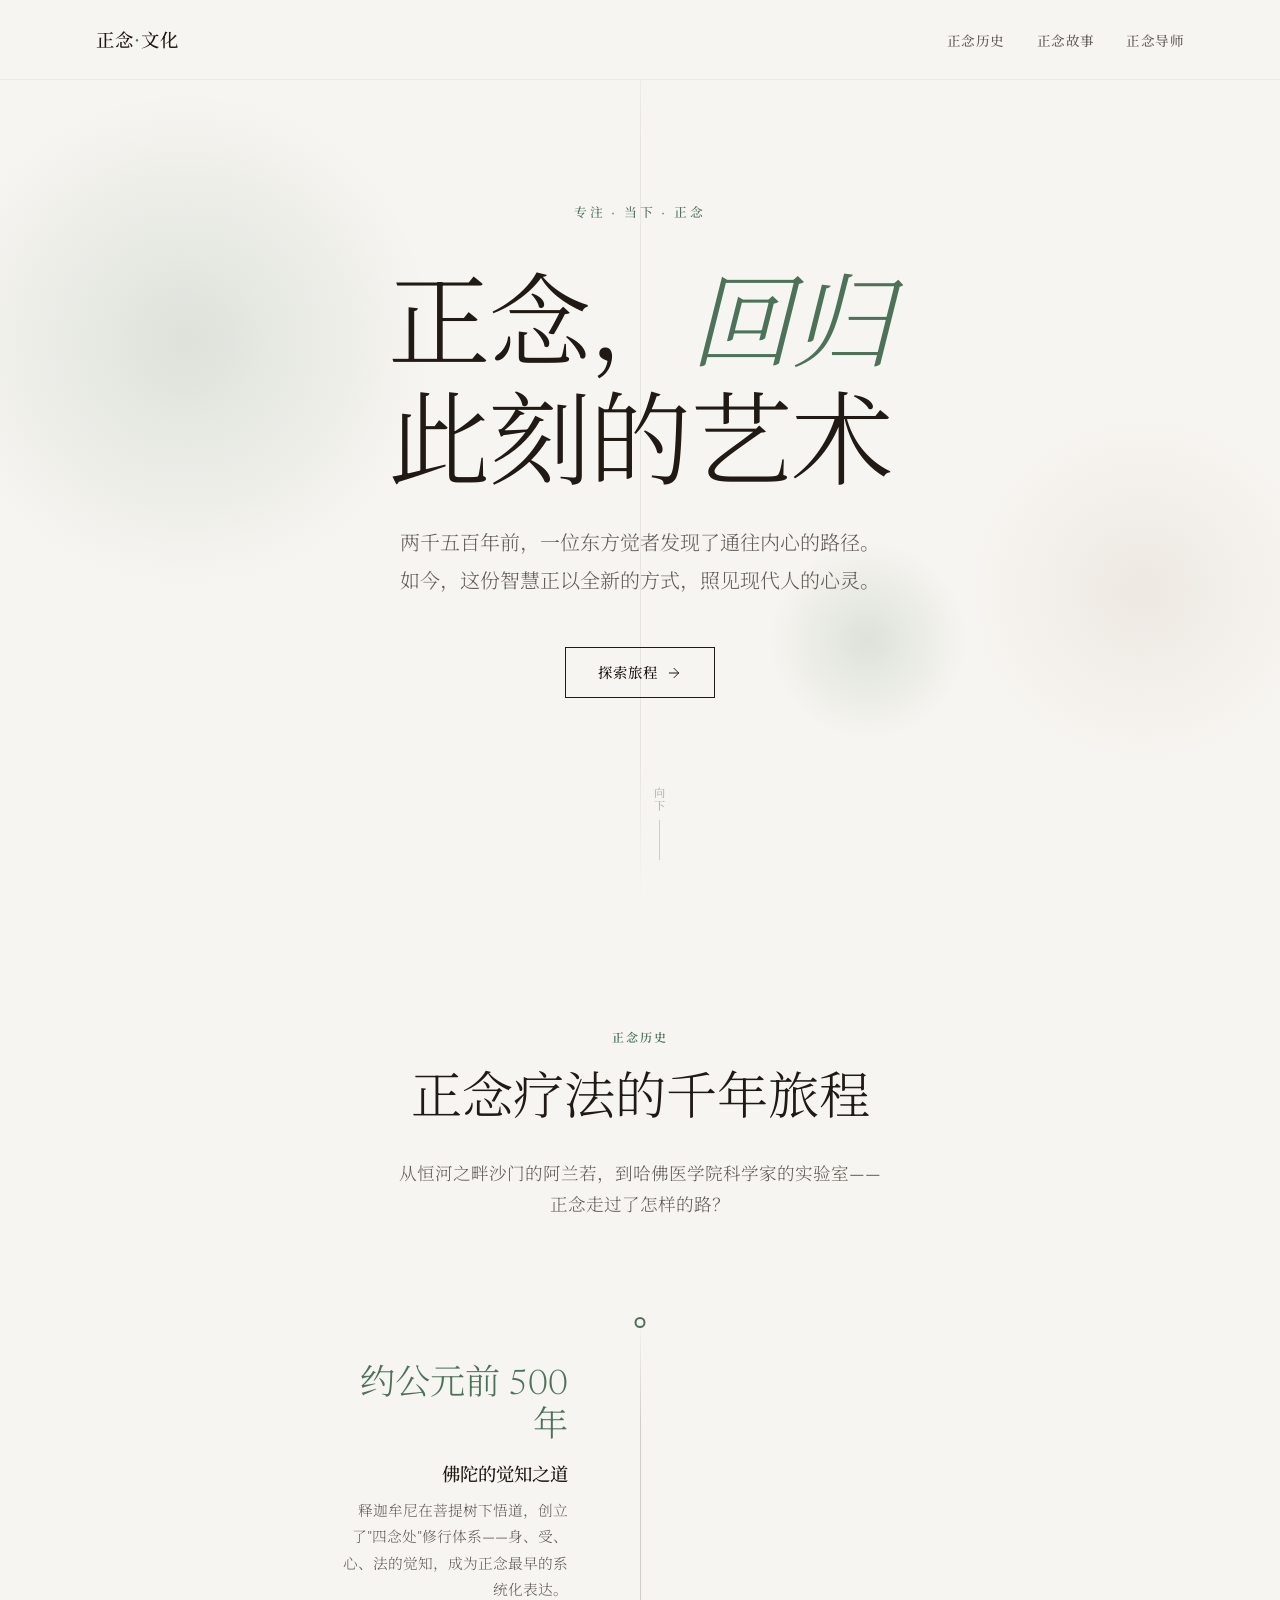
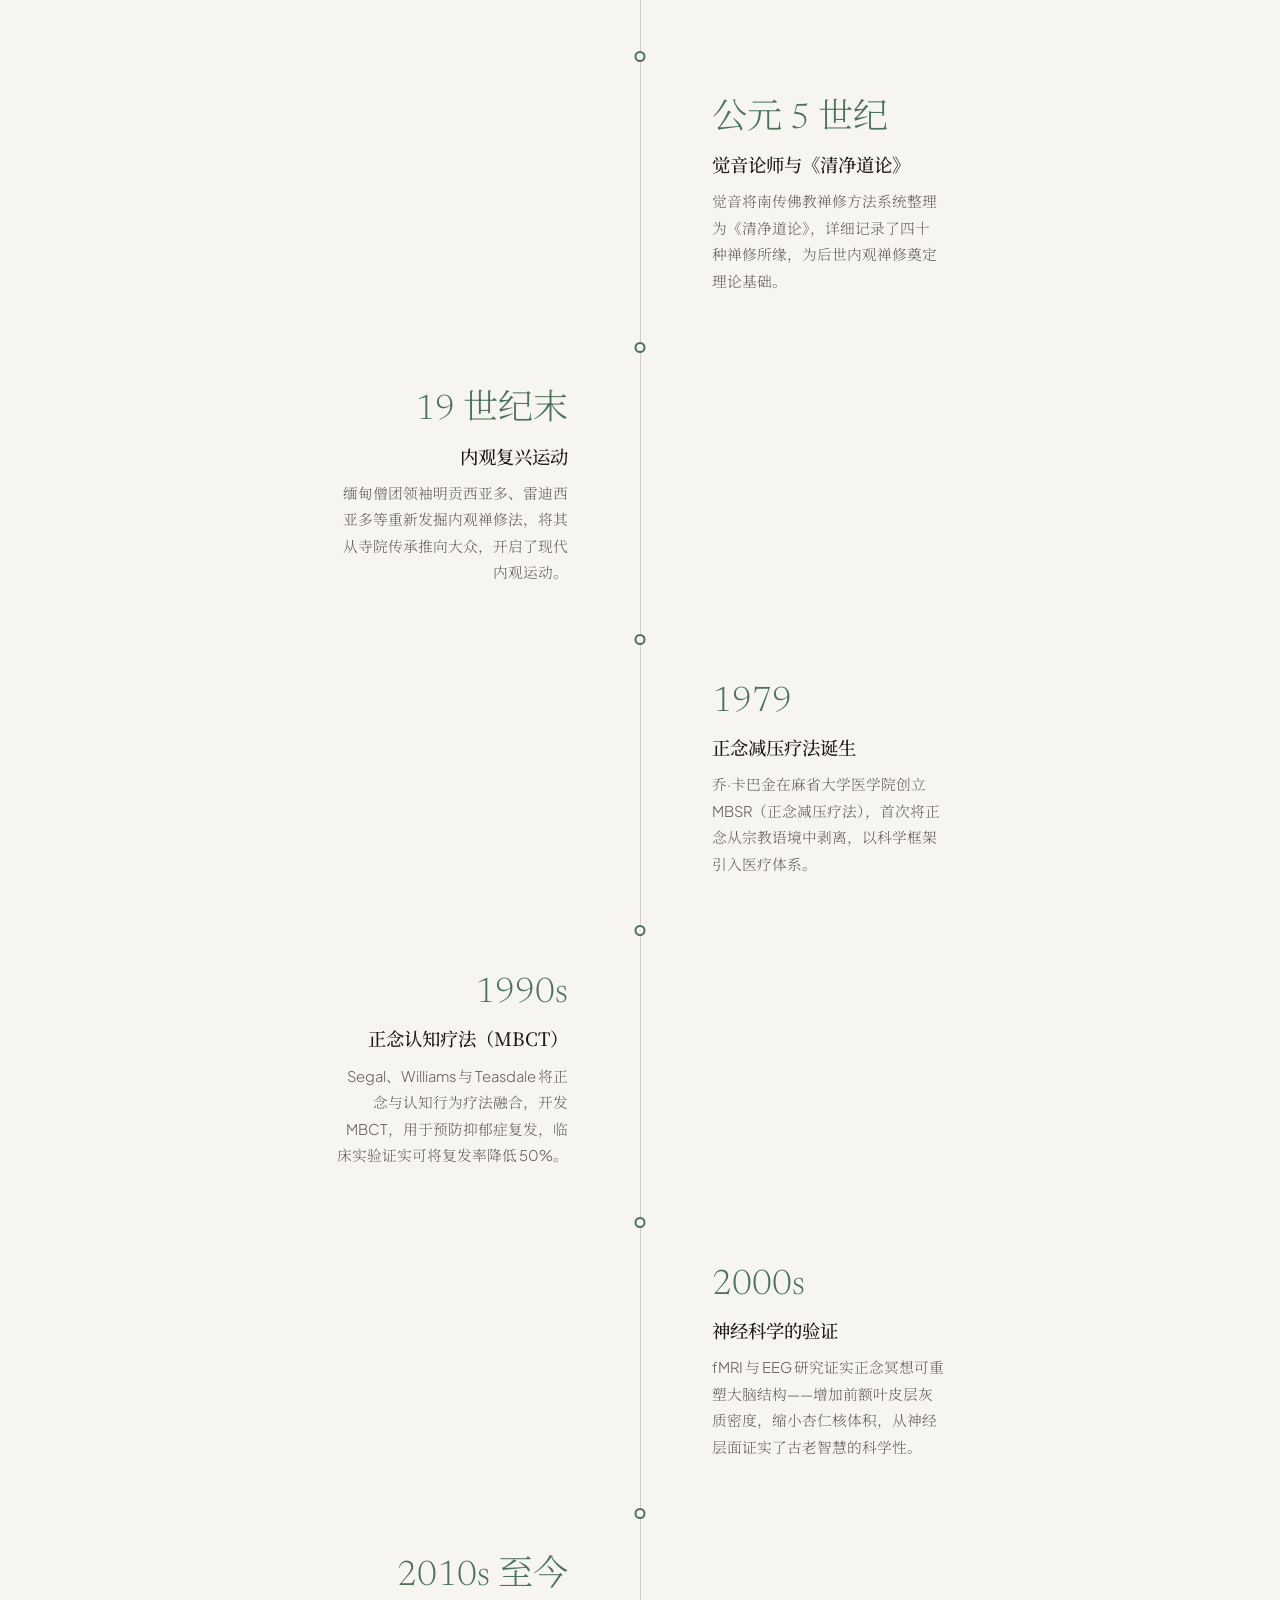
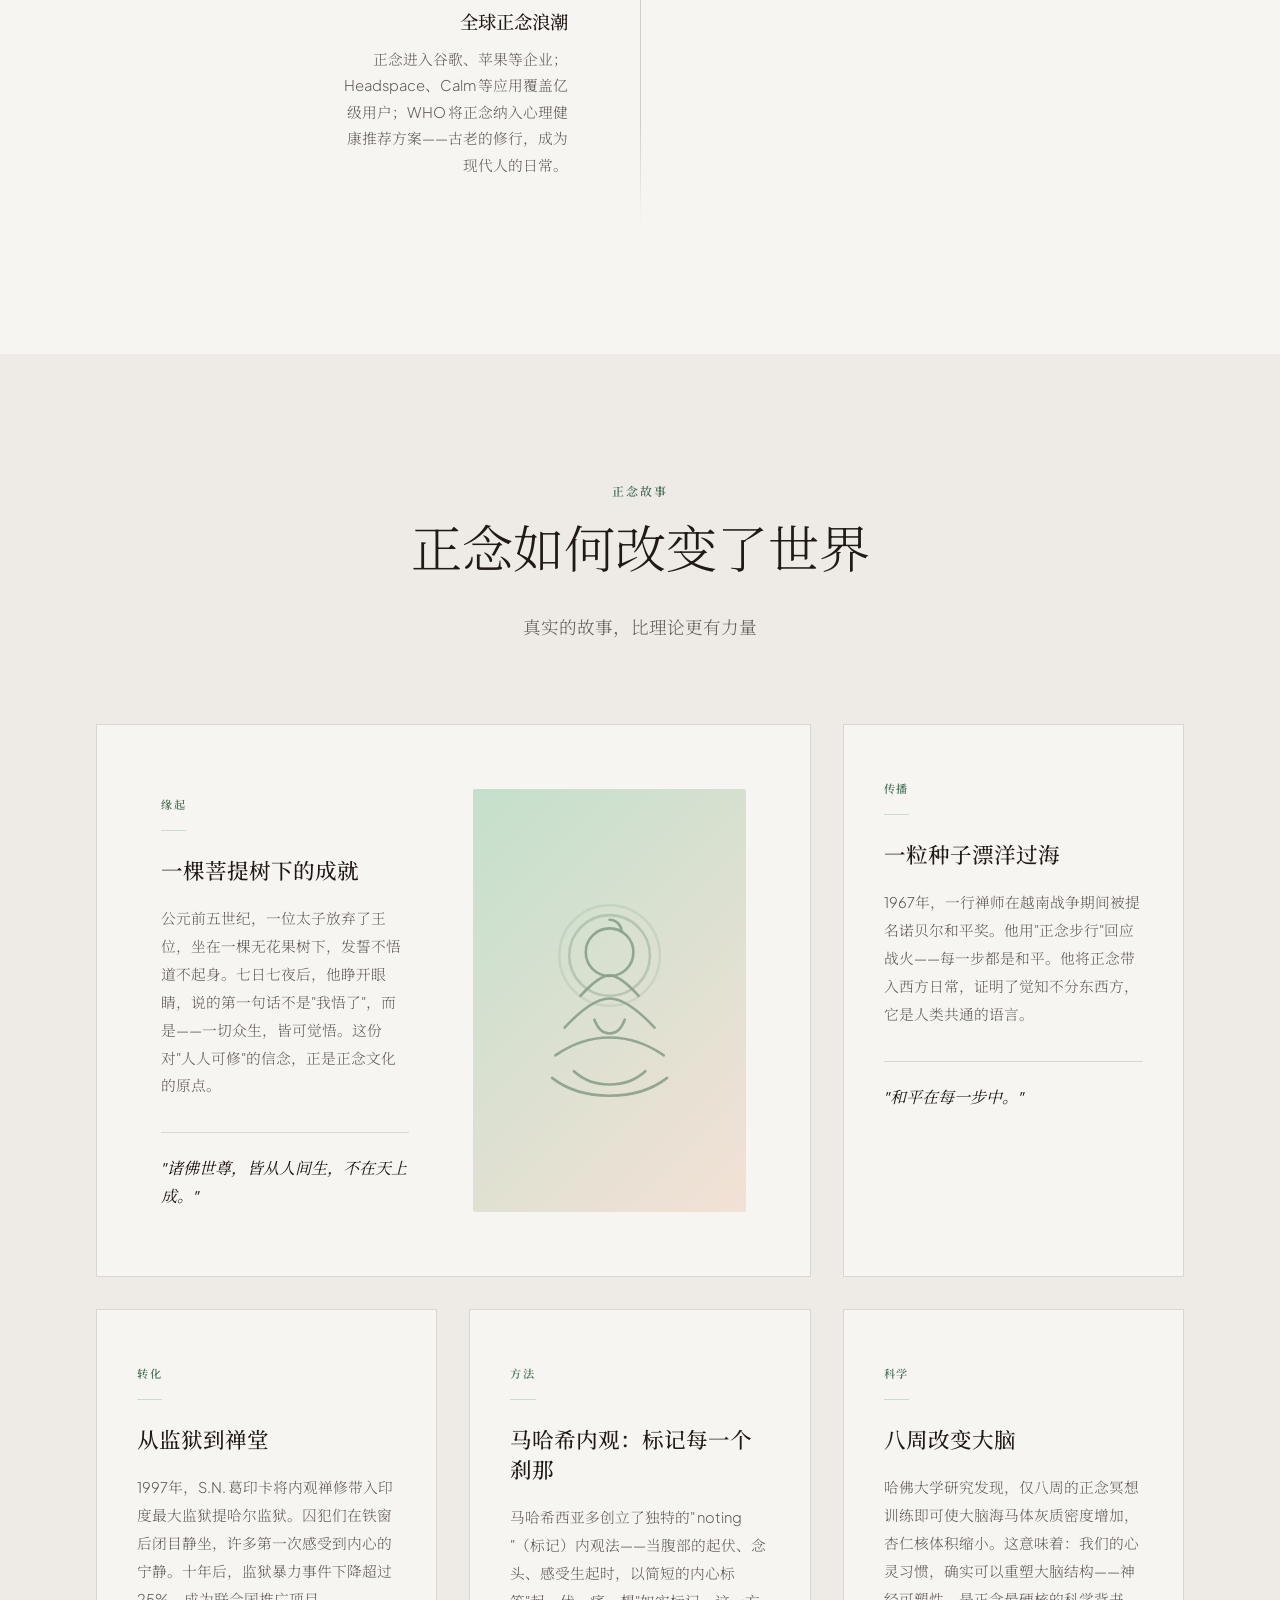
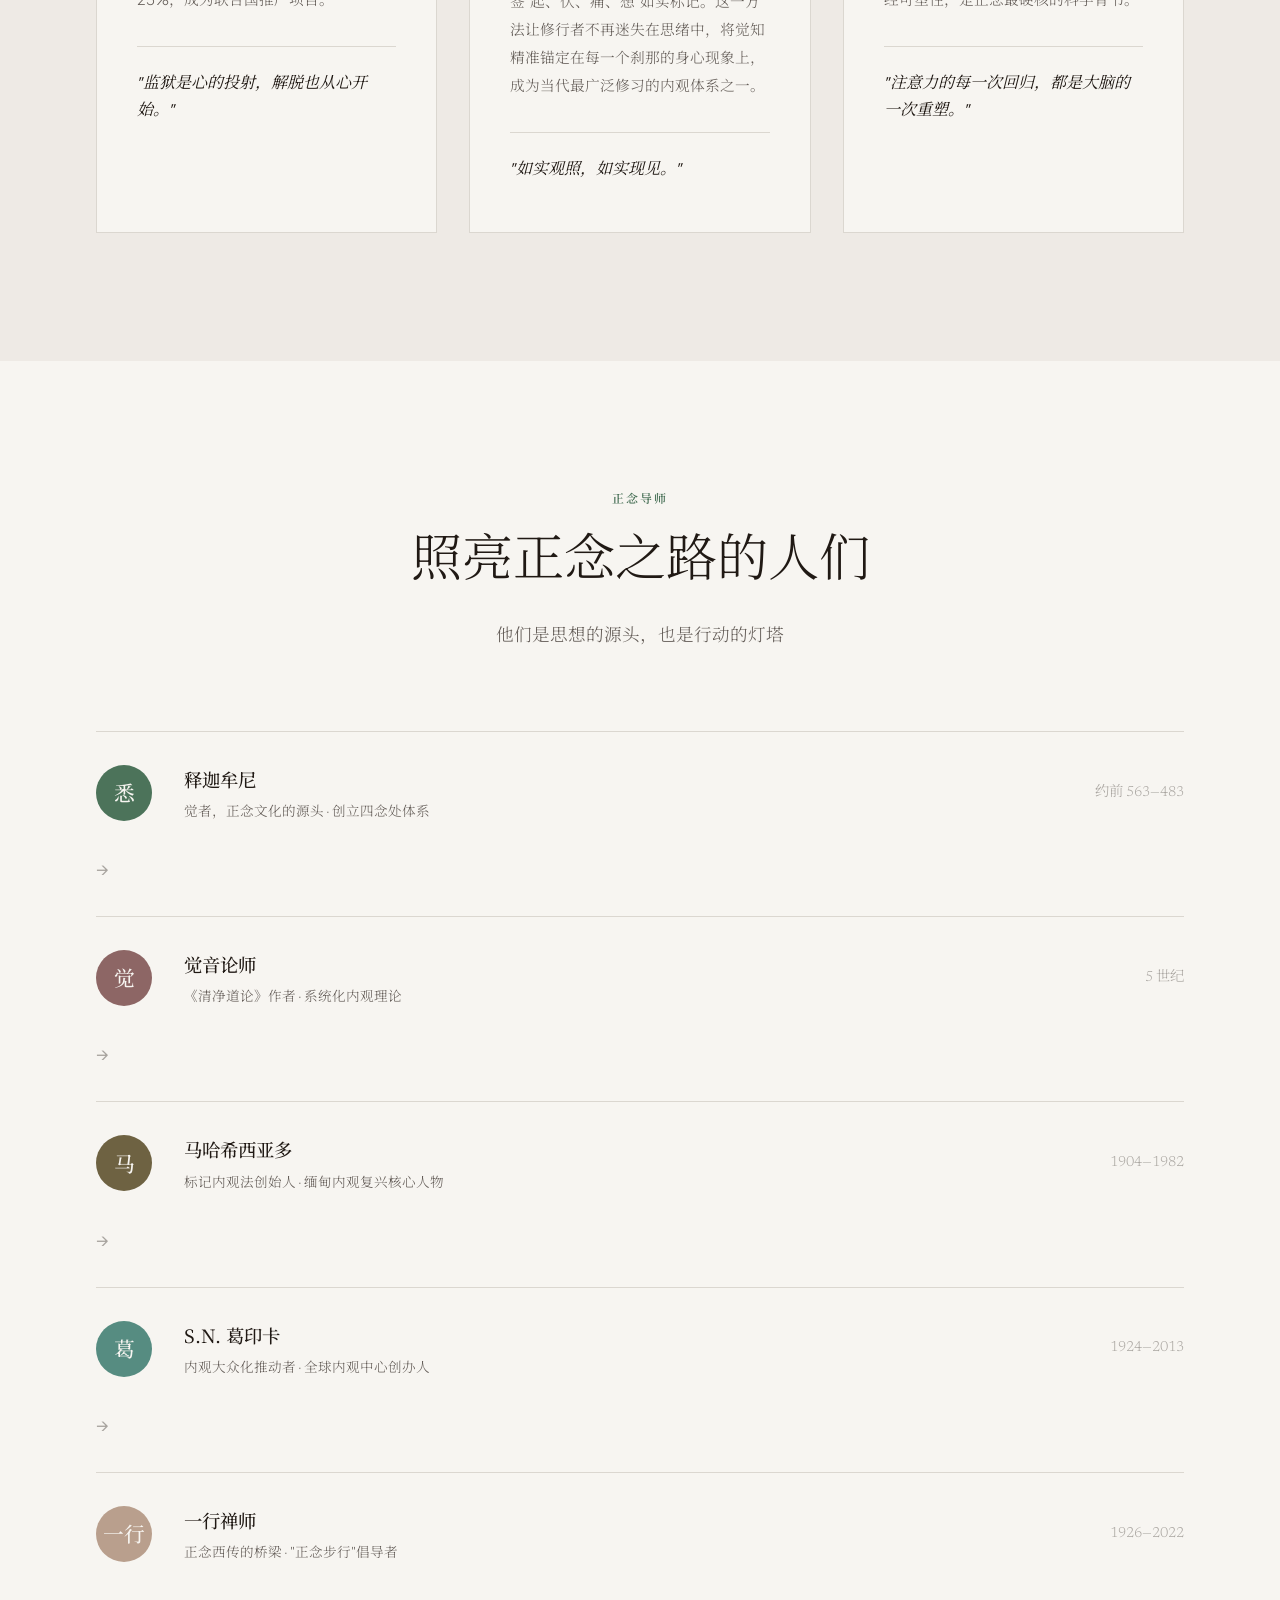
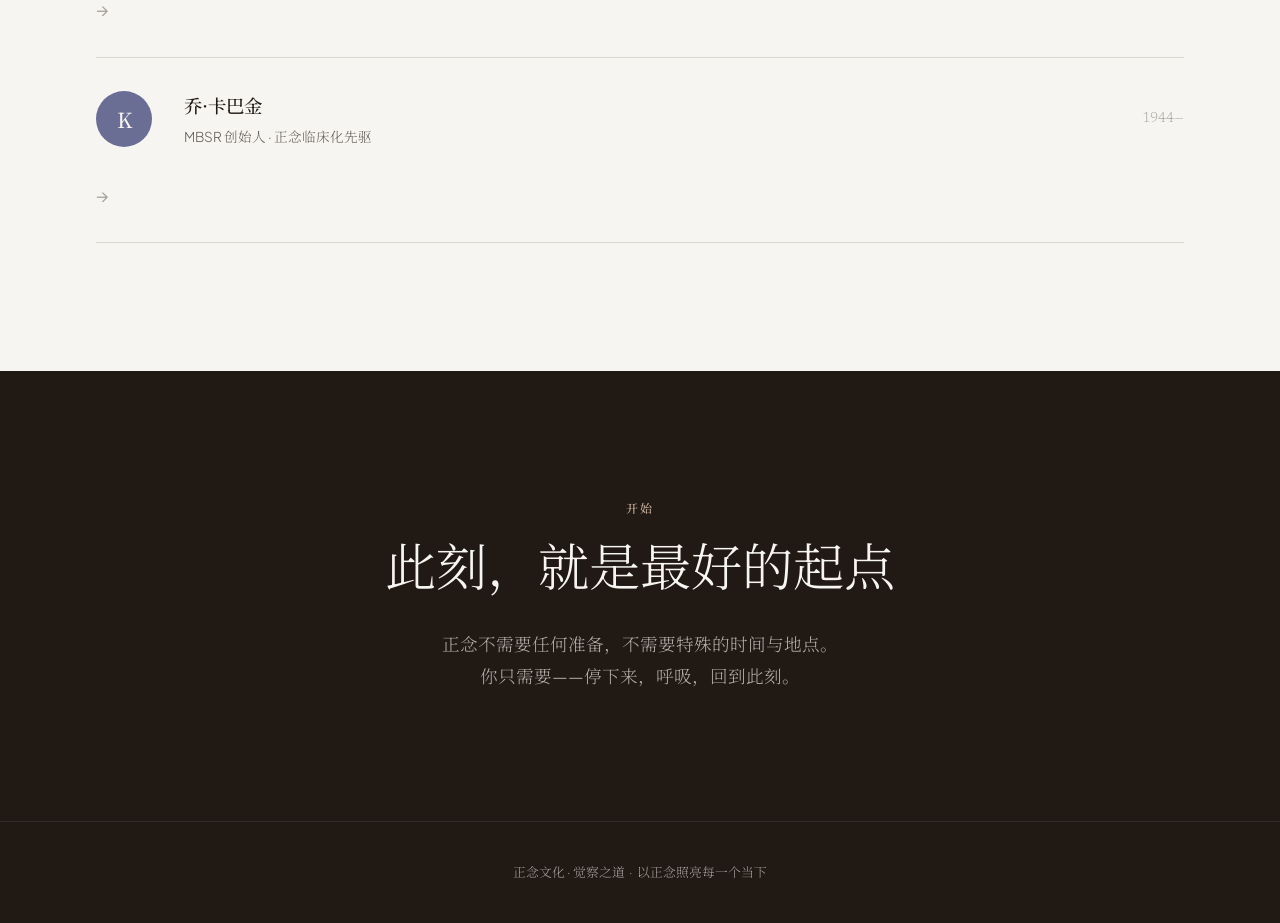
<file: index.html>
<!DOCTYPE html>
<html lang="zh-CN">
<head>
<meta charset="UTF-8">
<meta name="viewport" content="width=device-width, initial-scale=1.0">
<title>正念文化 · 觉察之道</title>
<link rel="preconnect" href="https://fonts.googleapis.com">
<link rel="preconnect" href="https://fonts.gstatic.com" crossorigin>
<link href="https://fonts.googleapis.com/css2?family=Newsreader:ital,opsz,wght@0,6..72,300;0,6..72,400;0,6..72,500;1,6..72,300;1,6..72,400&family=Plus+Jakarta+Sans:wght@300;400;500;600&family=Noto+Serif+SC:wght@300;400;500;600&display=swap" rel="stylesheet">
<link rel="stylesheet" href="css/shared.css">
<link rel="stylesheet" href="css/home.css">
</head>
<body>

<!-- ═══════════ Navigation ═══════════ -->
<nav class="nav" role="navigation" aria-label="主导航">
  <div class="nav__inner">
    <a href="#" class="nav__logo" aria-label="回到首页">正念<span>·</span>文化</a>
    <ul class="nav__links">
      <li><a href="#timeline">正念历史</a></li>
      <li><a href="#stories">正念故事</a></li>
      <li><a href="teachers.html">正念导师</a></li>
    </ul>
  </div>
</nav>

<!-- ═══════════ Hero ═══════════ -->
<section class="hero" aria-label="首屏">
  <div class="hero__bg" aria-hidden="true">
    <div class="hero__circle hero__circle--1"></div>
    <div class="hero__circle hero__circle--2"></div>
    <div class="hero__circle hero__circle--3"></div>
  </div>
  <div class="hero__brush" aria-hidden="true"></div>

  <div class="hero__content">
    <p class="hero__eyebrow">专注 · 当下 · 正念</p>
    <h1 class="hero__title">正念，<em>回归</em><br>此刻的艺术</h1>
    <p class="hero__desc">
      两千五百年前，一位东方觉者发现了通往内心的路径。<br>
      如今，这份智慧正以全新的方式，照见现代人的心灵。
    </p>
    <a href="#timeline" class="hero__cta">
      探索旅程
      <svg xmlns="http://www.w3.org/2000/svg" viewBox="0 0 24 24" fill="none" stroke="currentColor" stroke-width="1.5" stroke-linecap="round" stroke-linejoin="round"><path d="M5 12h14"/><path d="m12 5 7 7-7 7"/></svg>
    </a>
  </div>

  <div class="hero__scroll" aria-hidden="true">
    <span>向下</span>
    <div class="hero__scroll-line"></div>
  </div>
</section>

<!-- ═══════════ Timeline ═══════════ -->
<section class="timeline-section" id="timeline" aria-label="正念疗法演变时间线">
  <div class="section-header container reveal">
    <p class="section-label">正念历史</p>
    <h2 class="section-title">正念疗法的千年旅程</h2>
    <p class="section-subtitle" style="margin-inline:auto;">
      从恒河之畔沙门的阿兰若，到哈佛医学院科学家的实验室——<br>正念走过了怎样的路？
    </p>
  </div>

  <div class="timeline">
    <!-- Item 1 -->
    <div class="timeline__item reveal">
      <div class="timeline__content">
        <div class="timeline__year">约公元前 500 年</div>
        <h3 class="timeline__heading">佛陀的觉知之道</h3>
        <p class="timeline__desc">
          释迦牟尼在菩提树下悟道，创立了"四念处"修行体系——身、受、心、法的觉知，成为正念最早的系统化表达。
        </p>
      </div>
      <div class="timeline__spacer"></div>
      <div class="timeline__dot"></div>
    </div>

    <!-- Item 2 -->
    <div class="timeline__item reveal">
      <div class="timeline__spacer"></div>
      <div class="timeline__content">
        <div class="timeline__year">公元 5 世纪</div>
        <h3 class="timeline__heading">觉音论师与《清净道论》</h3>
        <p class="timeline__desc">
          觉音将南传佛教禅修方法系统整理为《清净道论》，详细记录了四十种禅修所缘，为后世内观禅修奠定理论基础。
        </p>
      </div>
      <div class="timeline__dot"></div>
    </div>

    <!-- Item 3 -->
    <div class="timeline__item reveal">
      <div class="timeline__content">
        <div class="timeline__year">19 世纪末</div>
        <h3 class="timeline__heading">内观复兴运动</h3>
        <p class="timeline__desc">
          缅甸僧团领袖明贡西亚多、雷迪西亚多等重新发掘内观禅修法，将其从寺院传承推向大众，开启了现代内观运动。
        </p>
      </div>
      <div class="timeline__spacer"></div>
      <div class="timeline__dot"></div>
    </div>

    <!-- Item 4 -->
    <div class="timeline__item reveal">
      <div class="timeline__spacer"></div>
      <div class="timeline__content">
        <div class="timeline__year">1979</div>
        <h3 class="timeline__heading">正念减压疗法诞生</h3>
        <p class="timeline__desc">
          乔·卡巴金在麻省大学医学院创立 MBSR（正念减压疗法），首次将正念从宗教语境中剥离，以科学框架引入医疗体系。
        </p>
      </div>
      <div class="timeline__dot"></div>
    </div>

    <!-- Item 5 -->
    <div class="timeline__item reveal">
      <div class="timeline__content">
        <div class="timeline__year">1990s</div>
        <h3 class="timeline__heading">正念认知疗法（MBCT）</h3>
        <p class="timeline__desc">
          Segal、Williams 与 Teasdale 将正念与认知行为疗法融合，开发 MBCT，用于预防抑郁症复发，临床实验证实可将复发率降低 50%。
        </p>
      </div>
      <div class="timeline__spacer"></div>
      <div class="timeline__dot"></div>
    </div>

    <!-- Item 6 -->
    <div class="timeline__item reveal">
      <div class="timeline__spacer"></div>
      <div class="timeline__content">
        <div class="timeline__year">2000s</div>
        <h3 class="timeline__heading">神经科学的验证</h3>
        <p class="timeline__desc">
          fMRI 与 EEG 研究证实正念冥想可重塑大脑结构——增加前额叶皮层灰质密度，缩小杏仁核体积，从神经层面证实了古老智慧的科学性。
        </p>
      </div>
      <div class="timeline__dot"></div>
    </div>

    <!-- Item 7 -->
    <div class="timeline__item reveal">
      <div class="timeline__content">
        <div class="timeline__year">2010s 至今</div>
        <h3 class="timeline__heading">全球正念浪潮</h3>
        <p class="timeline__desc">
          正念进入谷歌、苹果等企业；Headspace、Calm 等应用覆盖亿级用户；WHO 将正念纳入心理健康推荐方案——古老的修行，成为现代人的日常。
        </p>
      </div>
      <div class="timeline__spacer"></div>
      <div class="timeline__dot"></div>
    </div>
  </div>
</section>

<!-- ═══════════ Stories ═══════════ -->
<section class="stories-section" id="stories" aria-label="正念文化故事">
  <div class="section-header container reveal">
    <p class="section-label">正念故事</p>
    <h2 class="section-title">正念如何改变了世界</h2>
    <p class="section-subtitle" style="margin-inline:auto;">
      真实的故事，比理论更有力量
    </p>
  </div>

  <div class="stories-grid">
    <!-- Featured story -->
    <article class="story-card story-card--featured reveal">
      <div class="story-card__content">
        <span class="story-card__tag">缘起</span>
        <h3 class="story-card__title">一棵菩提树下的成就</h3>
        <p class="story-card__text">
          公元前五世纪，一位太子放弃了王位，坐在一棵无花果树下，发誓不悟道不起身。七日七夜后，他睁开眼睛，说的第一句话不是"我悟了"，而是——一切众生，皆可觉悟。这份对"人人可修"的信念，正是正念文化的原点。
        </p>
        <blockquote class="story-card__quote">
          "诸佛世尊，皆从人间生，不在天上成。"
        </blockquote>
      </div>
      <div class="story-card__visual" aria-hidden="true">
        <svg class="story-card__buddha" viewBox="0 0 280 320" fill="none" xmlns="http://www.w3.org/2000/svg">
          <circle class="story-card__buddha-halo story-card__buddha-halo--outer" cx="140" cy="93" r="76"/>
          <circle class="story-card__buddha-halo" cx="140" cy="93" r="61"/>
          <path class="story-card__buddha-line" d="M140 52c20 0 36 16 36 36s-16 36-36 36-36-16-36-36 16-36 36-36Z"/>
          <path class="story-card__buddha-line" d="M140 39c10 0 18 8 18 18"/>
          <path class="story-card__buddha-line" d="M96 154c20-22 35-31 44-31s24 9 44 31"/>
          <path class="story-card__buddha-line" d="M72 202c28-30 51-44 68-44s40 14 68 44"/>
          <path class="story-card__buddha-line" d="M117 190c5 14 13 21 23 21s18-7 23-21"/>
          <path class="story-card__buddha-line" d="M58 244c26-18 53-27 82-27s56 9 82 27"/>
          <path class="story-card__buddha-line" d="M86 268c14 13 32 20 54 20s40-7 54-20"/>
          <path class="story-card__buddha-line" d="M53 278c23 18 52 27 87 27s64-9 87-27"/>
        </svg>
      </div>
    </article>

    <!-- Story 2 -->
    <article class="story-card reveal">
      <span class="story-card__tag">传播</span>
      <h3 class="story-card__title">一粒种子漂洋过海</h3>
      <p class="story-card__text">
        1967年，一行禅师在越南战争期间被提名诺贝尔和平奖。他用"正念步行"回应战火——每一步都是和平。他将正念带入西方日常，证明了觉知不分东西方，它是人类共通的语言。
      </p>
      <blockquote class="story-card__quote">
        "和平在每一步中。"
      </blockquote>
    </article>

    <!-- Story 3 -->
    <article class="story-card reveal">
      <span class="story-card__tag">转化</span>
      <h3 class="story-card__title">从监狱到禅堂</h3>
      <p class="story-card__text">
        1997年，S.N. 葛印卡将内观禅修带入印度最大监狱提哈尔监狱。囚犯们在铁窗后闭目静坐，许多第一次感受到内心的宁静。十年后，监狱暴力事件下降超过25%，成为联合国推广项目。
      </p>
      <blockquote class="story-card__quote">
        "监狱是心的投射，解脱也从心开始。"
      </blockquote>
    </article>

    <!-- Story 4 -->
    <article class="story-card reveal">
      <span class="story-card__tag">方法</span>
      <h3 class="story-card__title">马哈希内观：标记每一个刹那</h3>
      <p class="story-card__text">
        马哈希西亚多创立了独特的" noting "（标记）内观法——当腹部的起伏、念头、感受生起时，以简短的内心标签"起、伏、痛、想"如实标记。这一方法让修行者不再迷失在思绪中，将觉知精准锚定在每一个刹那的身心现象上，成为当代最广泛修习的内观体系之一。
      </p>
      <blockquote class="story-card__quote">
        "如实观照，如实现见。"
      </blockquote>
    </article>

    <!-- Story 5 -->
    <article class="story-card reveal">
      <span class="story-card__tag">科学</span>
      <h3 class="story-card__title">八周改变大脑</h3>
      <p class="story-card__text">
        哈佛大学研究发现，仅八周的正念冥想训练即可使大脑海马体灰质密度增加，杏仁核体积缩小。这意味着：我们的心灵习惯，确实可以重塑大脑结构——神经可塑性，是正念最硬核的科学背书。
      </p>
      <blockquote class="story-card__quote">
        "注意力的每一次回归，都是大脑的一次重塑。"
      </blockquote>
    </article>
  </div>
</section>

<!-- ═══════════ Figures ═══════════ -->
<section class="figures-section" id="figures" aria-label="标志性人物">
  <div class="section-header container reveal">
    <p class="section-label">正念导师</p>
    <h2 class="section-title">照亮正念之路的人们</h2>
    <p class="section-subtitle" style="margin-inline:auto;">
      他们是思想的源头，也是行动的灯塔
    </p>
  </div>

  <div class="figures-list">
    <a href="teachers.html#shakyamuni" class="figure-item link-plain reveal">
      <div class="figure-item__avatar figure-item__avatar--1">悉</div>
      <div class="figure-item__info">
        <div class="figure-item__name">释迦牟尼</div>
        <div class="figure-item__role">觉者，正念文化的源头 · 创立四念处体系</div>
      </div>
      <span class="figure-item__era">约前 563—483</span>
      <span class="figure-item__arrow">→</span>
    </a>

    <a href="teachers.html#buddhaghosa" class="figure-item link-plain reveal">
      <div class="figure-item__avatar figure-item__avatar--4">觉</div>
      <div class="figure-item__info">
        <div class="figure-item__name">觉音论师</div>
        <div class="figure-item__role">《清净道论》作者 · 系统化内观理论</div>
      </div>
      <span class="figure-item__era">5 世纪</span>
      <span class="figure-item__arrow">→</span>
    </a>

    <a href="teachers.html#mahasi" class="figure-item link-plain reveal">
      <div class="figure-item__avatar figure-item__avatar--6">马</div>
      <div class="figure-item__info">
        <div class="figure-item__name">马哈希西亚多</div>
        <div class="figure-item__role">标记内观法创始人 · 缅甸内观复兴核心人物</div>
      </div>
      <span class="figure-item__era">1904—1982</span>
      <span class="figure-item__arrow">→</span>
    </a>

    <a href="teachers.html#goenka" class="figure-item link-plain reveal">
      <div class="figure-item__avatar figure-item__avatar--5">葛</div>
      <div class="figure-item__info">
        <div class="figure-item__name">S.N. 葛印卡</div>
        <div class="figure-item__role">内观大众化推动者 · 全球内观中心创办人</div>
      </div>
      <span class="figure-item__era">1924—2013</span>
      <span class="figure-item__arrow">→</span>
    </a>

    <a href="teachers.html#nhat-hanh" class="figure-item link-plain reveal">
      <div class="figure-item__avatar figure-item__avatar--2">一行</div>
      <div class="figure-item__info">
        <div class="figure-item__name">一行禅师</div>
        <div class="figure-item__role">正念西传的桥梁 · "正念步行"倡导者</div>
      </div>
      <span class="figure-item__era">1926—2022</span>
      <span class="figure-item__arrow">→</span>
    </a>

    <a href="teachers.html#kabat-zinn" class="figure-item link-plain reveal">
      <div class="figure-item__avatar figure-item__avatar--3">K</div>
      <div class="figure-item__info">
        <div class="figure-item__name">乔·卡巴金</div>
        <div class="figure-item__role">MBSR 创始人 · 正念临床化先驱</div>
      </div>
      <span class="figure-item__era">1944—</span>
      <span class="figure-item__arrow">→</span>
    </a>
  </div>
</section>

<!-- ═══════════ Closing ═══════════ -->
<section class="closing-section" aria-label="开始练习">
  <div class="container reveal" style="text-align:center;">
    <p class="section-label">开始</p>
    <h2 class="section-title">此刻，就是最好的起点</h2>
    <p class="section-subtitle">
      正念不需要任何准备，不需要特殊的时间与地点。<br>
      你只需要——停下来，呼吸，回到此刻。
    </p>
  </div>
</section>

<!-- ═══════════ Footer ═══════════ -->
<footer class="footer">
  <p>正念文化 · 觉察之道 &nbsp;·&nbsp; 以正念照亮每一个当下</p>
</footer>

<script src="js/main.js"></script>

</body>
</html>
</file>
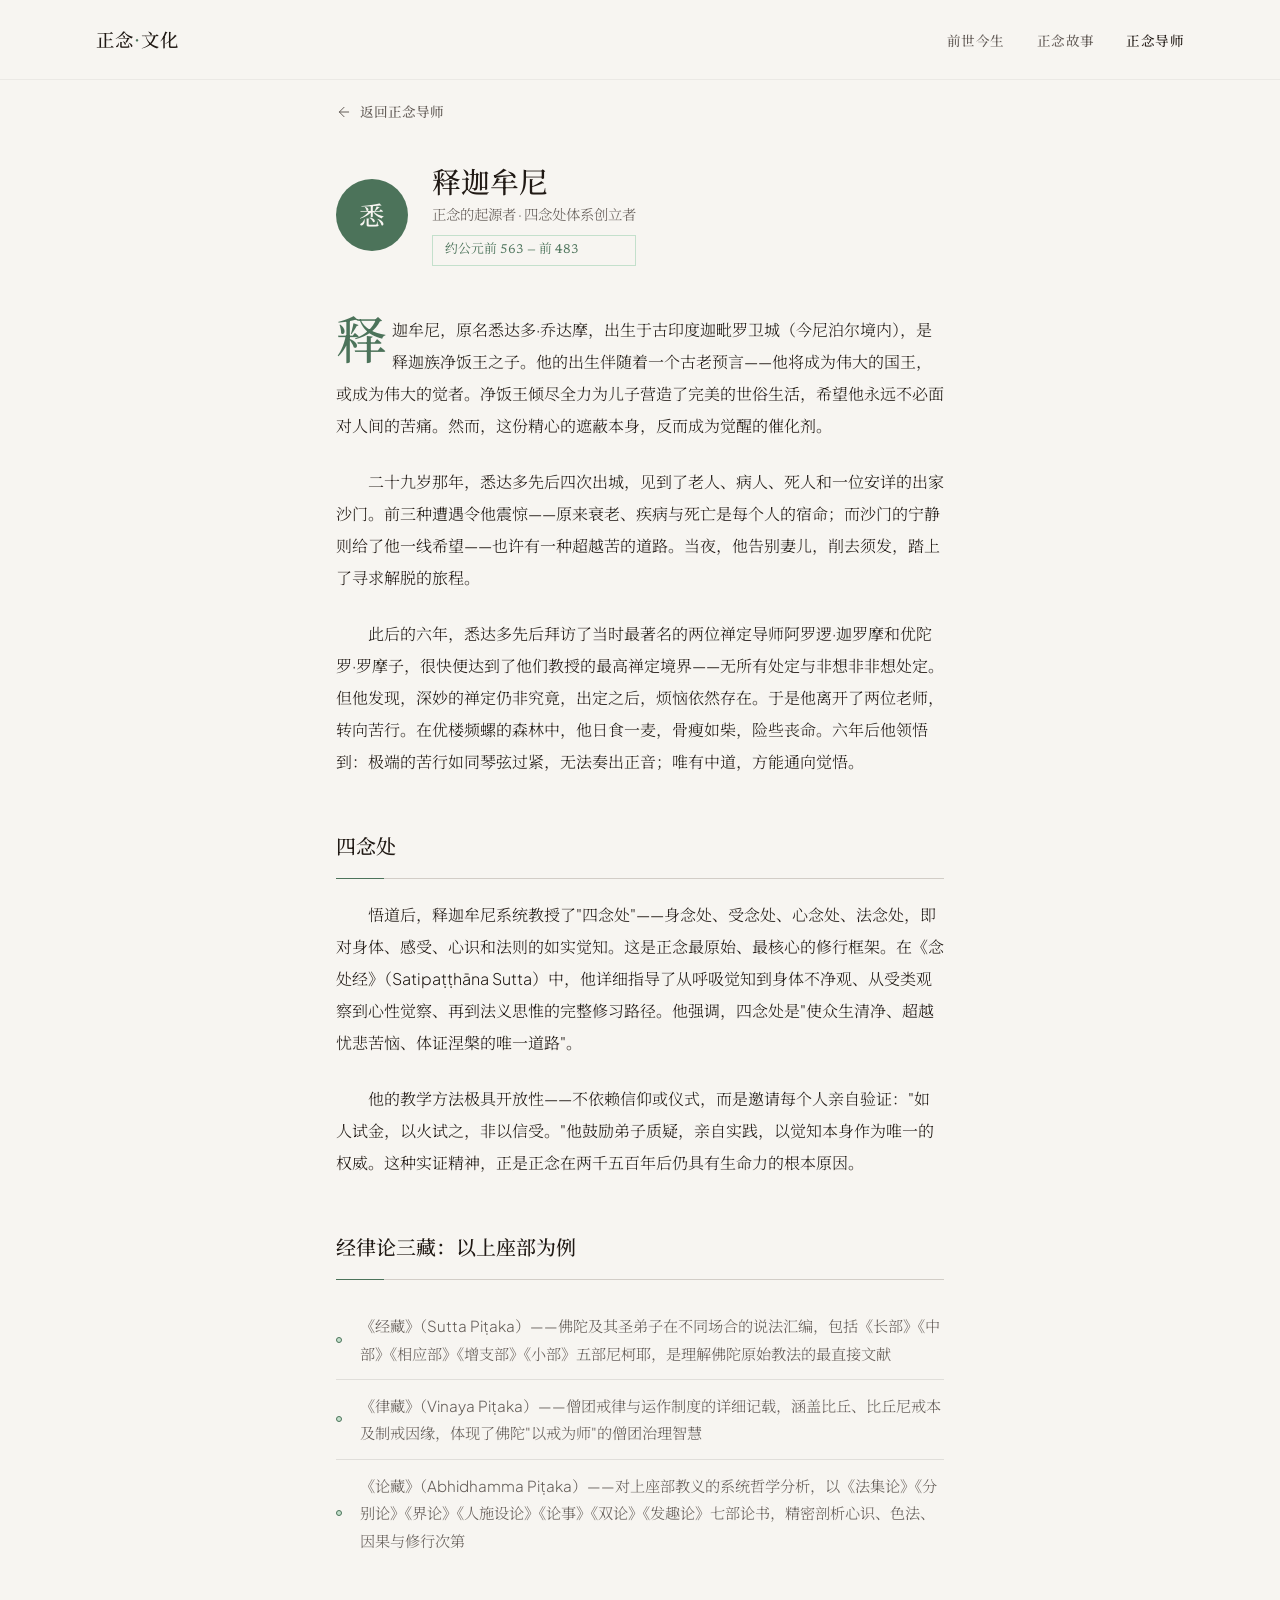
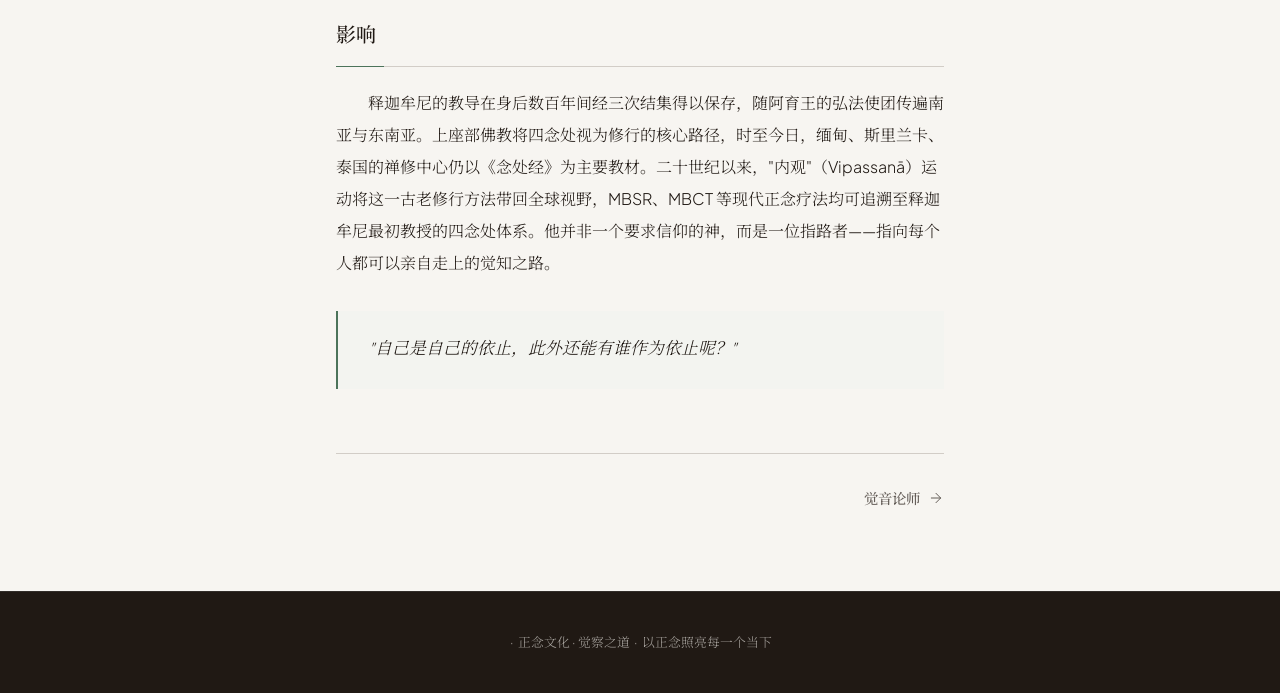
<file: teachers.html>
<!DOCTYPE html>
<html lang="zh-CN">
<head>
<meta charset="UTF-8">
<meta name="viewport" content="width=device-width, initial-scale=1.0">
<title>正念导师 · 传记</title>
<link rel="preconnect" href="https://fonts.googleapis.com">
<link rel="preconnect" href="https://fonts.gstatic.com" crossorigin>
<link href="https://fonts.googleapis.com/css2?family=Newsreader:ital,opsz,wght@0,6..72,300;0,6..72,400;0,6..72,500;1,6..72,300;1,6..72,400&family=Plus+Jakarta+Sans:wght@300;400;500;600&family=Noto+Serif+SC:wght@300;400;500;600&display=swap" rel="stylesheet">
<link rel="stylesheet" href="css/shared.css">
<link rel="stylesheet" href="css/teacher.css">
</head>
<body>

<!-- ═══════════ Navigation ═══════════ -->
<nav class="nav" role="navigation" aria-label="主导航">
  <div class="nav__inner">
    <a href="index.html" class="nav__logo" aria-label="返回首页">正念<span>·</span>文化</a>
    <ul class="nav__links">
      <li><a href="index.html#timeline">前世今生</a></li>
      <li><a href="index.html#stories">正念故事</a></li>
      <li><a href="index.html#figures" class="active">正念导师</a></li>
    </ul>
  </div>
</nav>

<!-- ══════════════════════════════════════════
   VIEW: Detail (shown when hash matches)
   ══════════════════════════════════════════ -->

<!-- 1. 释迦牟尼 -->
<div class="view" id="view-shakyamuni">
  <div class="bio-view">
    <div class="bio">
      <a href="index.html#figures" class="bio__back-btn">
        <svg xmlns="http://www.w3.org/2000/svg" viewBox="0 0 24 24" fill="none" stroke="currentColor" stroke-width="1.5" stroke-linecap="round" stroke-linejoin="round"><path d="M19 12H5"/><path d="m12 19-7-7 7-7"/></svg>
        返回正念导师
      </a>
      <div class="bio__header">
        <div class="bio__avatar bio__avatar--1">悉</div>
        <div class="bio__identity">
          <h1 class="bio__name">释迦牟尼</h1>
          <p class="bio__subtitle">正念的起源者 · 四念处体系创立者</p>
          <span class="bio__era-badge">约公元前 563 — 前 483</span>
        </div>
      </div>
      <div class="bio__body">
        <p>释迦牟尼，原名悉达多·乔达摩，出生于古印度迦毗罗卫城（今尼泊尔境内），是释迦族净饭王之子。他的出生伴随着一个古老预言——他将成为伟大的国王，或成为伟大的觉者。净饭王倾尽全力为儿子营造了完美的世俗生活，希望他永远不必面对人间的苦痛。然而，这份精心的遮蔽本身，反而成为觉醒的催化剂。</p>
        <p>二十九岁那年，悉达多先后四次出城，见到了老人、病人、死人和一位安详的出家沙门。前三种遭遇令他震惊——原来衰老、疾病与死亡是每个人的宿命；而沙门的宁静则给了他一线希望——也许有一种超越苦的道路。当夜，他告别妻儿，削去须发，踏上了寻求解脱的旅程。</p>
        <p>此后的六年，悉达多先后拜访了当时最著名的两位禅定导师阿罗逻·迦罗摩和优陀罗·罗摩子，很快便达到了他们教授的最高禅定境界——无所有处定与非想非非想处定。但他发现，深妙的禅定仍非究竟，出定之后，烦恼依然存在。于是他离开了两位老师，转向苦行。在优楼频螺的森林中，他日食一麦，骨瘦如柴，险些丧命。六年后他领悟到：极端的苦行如同琴弦过紧，无法奏出正音；唯有中道，方能通向觉悟。</p>
        <h2 class="bio__heading">四念处</h2>
        <p>悟道后，释迦牟尼系统教授了"四念处"——身念处、受念处、心念处、法念处，即对身体、感受、心识和法则的如实觉知。这是正念最原始、最核心的修行框架。在《念处经》（Satipaṭṭhāna Sutta）中，他详细指导了从呼吸觉知到身体不净观、从受类观察到心性觉察、再到法义思惟的完整修习路径。他强调，四念处是"使众生清净、超越忧悲苦恼、体证涅槃的唯一道路"。</p>
        <p>他的教学方法极具开放性——不依赖信仰或仪式，而是邀请每个人亲自验证："如人试金，以火试之，非以信受。"他鼓励弟子质疑，亲自实践，以觉知本身作为唯一的权威。这种实证精神，正是正念在两千五百年后仍具有生命力的根本原因。</p>
        <h2 class="bio__heading">经律论三藏：以上座部为例</h2>
        <ul class="bio__works">
          <li>《经藏》（Sutta Piṭaka）——佛陀及其圣弟子在不同场合的说法汇编，包括《长部》《中部》《相应部》《增支部》《小部》五部尼柯耶，是理解佛陀原始教法的最直接文献</li>
          <li>《律藏》（Vinaya Piṭaka）——僧团戒律与运作制度的详细记载，涵盖比丘、比丘尼戒本及制戒因缘，体现了佛陀"以戒为师"的僧团治理智慧</li>
          <li>《论藏》（Abhidhamma Piṭaka）——对上座部教义的系统哲学分析，以《法集论》《分别论》《界论》《人施设论》《论事》《双论》《发趣论》七部论书，精密剖析心识、色法、因果与修行次第</li>
        </ul>
        <h2 class="bio__heading">影响</h2>
        <p>释迦牟尼的教导在身后数百年间经三次结集得以保存，随阿育王的弘法使团传遍南亚与东南亚。上座部佛教将四念处视为修行的核心路径，时至今日，缅甸、斯里兰卡、泰国的禅修中心仍以《念处经》为主要教材。二十世纪以来，"内观"（Vipassanā）运动将这一古老修行方法带回全球视野，MBSR、MBCT 等现代正念疗法均可追溯至释迦牟尼最初教授的四念处体系。他并非一个要求信仰的神，而是一位指路者——指向每个人都可以亲自走上的觉知之路。</p>
        <blockquote class="bio__quote">"自己是自己的依止，此外还能有谁作为依止呢？"</blockquote>
      </div>
      <div class="bio__nav">
        <span></span>
        <a href="#buddhaghosa" class="bio__nav-link bio__nav-link--next">
          觉音论师
          <svg xmlns="http://www.w3.org/2000/svg" viewBox="0 0 24 24" fill="none" stroke="currentColor" stroke-width="1.5" stroke-linecap="round" stroke-linejoin="round"><path d="M5 12h14"/><path d="m12 5 7 7-7 7"/></svg>
        </a>
      </div>
    </div>
  </div>
</div>

<!-- 2. 觉音论师 -->
<div class="view" id="view-buddhaghosa">
  <div class="bio-view">
    <div class="bio">
      <a href="index.html#figures" class="bio__back-btn">
        <svg xmlns="http://www.w3.org/2000/svg" viewBox="0 0 24 24" fill="none" stroke="currentColor" stroke-width="1.5" stroke-linecap="round" stroke-linejoin="round"><path d="M19 12H5"/><path d="m12 19-7-7 7-7"/></svg>
        返回正念导师
      </a>
      <div class="bio__header">
        <div class="bio__avatar bio__avatar--4">觉</div>
        <div class="bio__identity">
          <h1 class="bio__name">觉音论师</h1>
          <p class="bio__subtitle">《清净道论》作者 · 内观理论的系统化者</p>
          <span class="bio__era-badge">约 5 世纪</span>
        </div>
      </div>
      <div class="bio__body">
        <p>觉音（Buddhaghosa），意译"佛音"，约生于五世纪印度菩提伽耶附近的婆罗门家庭。关于他的生平，史料有限，大多来自缅甸和斯里兰卡的佛教史传。据《大史》和《庄严结史》记载，他青年时精通吠陀与婆罗门学问，以雄辩著称。一次偶然的辩论中，他遇到一位名叫离婆多的阿罗汉，被其深邃的智慧折服，遂皈依佛门，出家修学。</p>
        <p>出家后，觉音撰写了《发智论》（Ñāṇodaya），显示出非凡的学养与洞见。他的导师建议他前往斯里兰卡，那里保存着最完整的巴利语三藏注释——僧伽罗语写成的"僧伽罗注"。这些注释传说是佛陀亲传弟子的口传遗存，但因用僧伽罗语书写，在印度本土已难以理解。觉音的使命，是将这些珍贵的注释译回巴利语，使其重新成为整个佛教世界的共同财富。</p>
        <p>觉音抵达斯里兰卡后，住在大寺派（Mahāvihāra）。僧团对他的能力持审慎态度，要求他先撰写一部禅修手册作为考验。觉音以大寺派传承的教法为纲，融汇三藏及注释精华，写出了佛教史上最伟大的禅修论著——《清净道论》（Visuddhimagga）。僧团阅后大为叹服，遂将全部僧伽罗注交予他翻译。</p>
        <h2 class="bio__heading">七清净与四十业处</h2>
        <p>《清净道论》以"七清净"为修行次第：戒清净、心清净、见清净、度疑清净、道非道知见清净、行知见清净、智见清净。其中"心清净"即禅定修习，是内观的基础；后五种清净构成内观的完整进程，从如实照见到最终解脱。</p>
        <p>觉音系统整理了四十种禅修所缘（业处），从十遍处、十不净到四梵住、四无色定，涵盖了从初学者到高阶行者的全部路径。尤其重要的是，他对"定"与"慧"的区分——禅定是止息散乱的手段，而非目的；真正的解脱来自"慧"，即对无常、苦、无我的如实知见。这一区分深刻影响了后世所有内观传统：马哈希的标记法、葛印卡的身体扫描、帕奥的观智次第，无不以觉音的七清净为理论骨架。</p>
        <h2 class="bio__heading">书籍</h2>
        <ul class="bio__works">
          <li>《清净道论》（Visuddhimagga）——南传佛教禅修百科全书，被称为"佛教的《神学大全》"</li>
          <li>巴利语三藏全部注释的翻译与编撰——《长部注》《中部注》《相应部注》《增支部注》《法句经注》等</li>
        </ul>
        <h2 class="bio__heading">影响</h2>
        <p>觉音是南传上座部佛教最重要的论师，其著作至今仍是斯里兰卡、缅甸、泰国、柬埔寨等国佛学院的核心教材。《清净道论》被翻译成英文、中文、日文等多种语言，是全球内观禅修运动的理论基石。他的贡献不仅是保存了古老的注释传统，更是将散见于各经典中的禅修方法整合为一套自洽的修行体系，使后人可以按图索骥地实修。没有觉音的系统化工作，内观禅修在十九世纪末的复兴将缺乏最关键的理论资源。当代几乎所有内观传统的教学框架，都可以追溯到觉音在五世纪书写的这部伟大论著。</p>
        <blockquote class="bio__quote">"唯有依戒生定，依定发慧，依慧得解脱——这是一切佛陀共通的教导。"</blockquote>
      </div>
      <div class="bio__nav">
        <a href="#shakyamuni" class="bio__nav-link bio__nav-link--prev">
          <svg xmlns="http://www.w3.org/2000/svg" viewBox="0 0 24 24" fill="none" stroke="currentColor" stroke-width="1.5" stroke-linecap="round" stroke-linejoin="round"><path d="M19 12H5"/><path d="m12 19-7-7 7-7"/></svg>
          释迦牟尼
        </a>
        <a href="#mahasi" class="bio__nav-link bio__nav-link--next">
          马哈希西亚多
          <svg xmlns="http://www.w3.org/2000/svg" viewBox="0 0 24 24" fill="none" stroke="currentColor" stroke-width="1.5" stroke-linecap="round" stroke-linejoin="round"><path d="M5 12h14"/><path d="m12 5 7 7-7 7"/></svg>
        </a>
      </div>
    </div>
  </div>
</div>

<!-- 3. 马哈希西亚多 -->
<div class="view" id="view-mahasi">
  <div class="bio-view">
    <div class="bio">
      <a href="index.html#figures" class="bio__back-btn">
        <svg xmlns="http://www.w3.org/2000/svg" viewBox="0 0 24 24" fill="none" stroke="currentColor" stroke-width="1.5" stroke-linecap="round" stroke-linejoin="round"><path d="M19 12H5"/><path d="m12 19-7-7 7-7"/></svg>
        返回正念导师
      </a>
      <div class="bio__header">
        <div class="bio__avatar bio__avatar--6">马</div>
        <div class="bio__identity">
          <h1 class="bio__name">马哈希西亚多</h1>
          <p class="bio__subtitle">标记内观法创始人 · 缅甸内观复兴核心人物</p>
          <span class="bio__era-badge">1904 — 1982</span>
        </div>
      </div>
      <div class="bio__body">
        <p>马哈希西亚多（Mahāsī Sayādaw），俗名乌·梭班（U Sobhana），1904年生于缅甸雪布镇附近的小村谢昆。他的父亲是一位朴实的农民，母亲是虔诚的佛教徒。十一岁时，他在村寺出家为沙弥，展现出超凡的记忆力与学习能力——二十岁时已通过巴利语考试，受具足戒成为比丘。此后的十余年，他深入研习巴利三藏与注释，在经教领域打下深厚基础。但经教的学问并未令他满足，他渴望亲身验证经典所述的修行体验。</p>
        <p>1931年，乌·梭班前往明贡西亚多（Mingun Sayādaw）座下修习内观。明贡西亚多是缅甸内观复兴运动的重要人物，教授的是以腹部起伏为所缘的观照方法。乌·梭班在明贡西亚多指导下精进修行，很快证得了深层的观智。明贡西亚多认可了他的修证与教学能力，嘱托他回乡弘法。1938年，他回到谢昆村，在马哈希寺住持，开始了长达四十余年的内观教学生涯。"马哈希西亚多"的尊称即来自这座寺庙——"马哈希"意为"大鼓"，象征法音远播。</p>
        <p>1949年，缅甸总理乌努邀请马哈希西亚多到仰光主持新成立的"教法禅修中心"（Sāsana Yeikthā）。此后三十年间，这里成为缅甸最大的内观禅修中心之一，每年有数万人在此修习。马哈希西亚多也作为缅甸佛教的代表，多次出席国际佛教会议，将内观法传授到斯里兰卡、泰国、印度尼西亚、日本和西方各国。</p>
        <h2 class="bio__heading">马哈希内观</h2>
        <p>马哈希内观法的核心特色是"标记"（noting）。修行者以腹部起伏为基本所缘——腹部膨胀时内心标记"起"，腹部收缩时标记"伏"。当其他现象——疼痛、念头、声音、情绪——闯入觉知时，修行者暂时放下腹部起伏，以简短的内心标签如实标记："痛、痛"、"想、想"、"听、听"、"怕、怕"。标记之后，回到腹部起伏。这一方法看似简单，实则精妙：标签将修行者从"陷入"体验转为"观察"体验，从"我就是痛"转为"我观察到痛"，创造了一丝宝贵的觉知空间。</p>
        <p>马哈希特别强调"如实"——不修改、不添加、不诠释，只如实标记当下正在发生的一切。他常以一面镜子为喻：镜子映照一切，但不评判、不偏好、不执取。标记法的另一个优势是"精确性"——它迫使修行者以极细的粒度觉知身心的刹那生灭，而非笼统地"感到平静"或"觉得烦躁"。随着修行的深入，标记逐渐从概念性的标签过渡到直接的了知——不再需要词语，觉知本身成为最精准的"标记"。</p>
        <h2 class="bio__heading">书籍</h2>
        <ul class="bio__works">
          <li>《内观禅修手册》（Practical Insight Meditation）——标记内观法的完整修习指南</li>
          <li>《清净道论大疏钞》（Visuddhimagga Mahāṭīkā 缅文译注）——以禅修实修视角注解觉音论师的经典</li>
          <li>《念处内观禅修法》（Satipaṭṭhāna Vipassanā Meditation）——四念处与标记法的系统阐述</li>
        </ul>
        <h2 class="bio__heading">影响</h2>
        <p>马哈希西亚多是二十世纪缅甸内观复兴运动最重要的推动者之一。他主持的教法禅修中心在缅甸境内设立了三百余个分支中心。他的弟子将标记内观法传播至全球，在斯里兰卡、美国、英国、澳大利亚、日本等地建立了数十个禅修中心。1979年，他应美国邀请率团赴美弘法，这是缅甸内观传统首次大规模进入西方。他的教学方法因结构清晰、可操作性强，成为西方正念社区最广泛修习的内观体系之一——甚至卡巴金在创立 MBSR 时，也借鉴了标记法中"以简洁词语锚定觉知"的理念。马哈希于1982年在仰光圆寂，但他的方法仍在每一声"起、伏"中延续。</p>
        <blockquote class="bio__quote">"如实观照，如实现见。不要期待什么，不要排斥什么——只是看。"</blockquote>
      </div>
      <div class="bio__nav">
        <a href="#buddhaghosa" class="bio__nav-link bio__nav-link--prev">
          <svg xmlns="http://www.w3.org/2000/svg" viewBox="0 0 24 24" fill="none" stroke="currentColor" stroke-width="1.5" stroke-linecap="round" stroke-linejoin="round"><path d="M19 12H5"/><path d="m12 19-7-7 7-7"/></svg>
          觉音论师
        </a>
        <a href="#goenka" class="bio__nav-link bio__nav-link--next">
          S.N. 葛印卡
          <svg xmlns="http://www.w3.org/2000/svg" viewBox="0 0 24 24" fill="none" stroke="currentColor" stroke-width="1.5" stroke-linecap="round" stroke-linejoin="round"><path d="M5 12h14"/><path d="m12 5 7 7-7 7"/></svg>
        </a>
      </div>
    </div>
  </div>
</div>

<!-- 4. S.N. 葛印卡 -->
<div class="view" id="view-goenka">
  <div class="bio-view">
    <div class="bio">
      <a href="index.html#figures" class="bio__back-btn">
        <svg xmlns="http://www.w3.org/2000/svg" viewBox="0 0 24 24" fill="none" stroke="currentColor" stroke-width="1.5" stroke-linecap="round" stroke-linejoin="round"><path d="M19 12H5"/><path d="m12 19-7-7 7-7"/></svg>
        返回正念导师
      </a>
      <div class="bio__header">
        <div class="bio__avatar bio__avatar--5">葛</div>
        <div class="bio__identity">
          <h1 class="bio__name">S.N. 葛印卡</h1>
          <p class="bio__subtitle">内观大众化推动者 · 全球内观中心创办人</p>
          <span class="bio__era-badge">1924 — 2013</span>
        </div>
      </div>
      <div class="bio__body">
        <p>萨地亚·纳拉扬·葛印卡（Satya Narayan Goenka），1924年生于缅甸曼德勒一个印度裔商人家庭。他自幼信奉印度教，从未想过自己会与佛教禅修结缘。命运的改变始于他漫长的偏头痛。</p>
        <p>二十多岁起，葛印卡饱受剧烈偏头痛的折磨，求访各国名医无效，甚至一度对镇痛药成瘾。1955年，在朋友极力推荐下，他半信半疑地参加了乌巴庆老师（Sayagyi U Ba Khin）的十日内观课程。乌巴庆是缅甸政府高级官员，同时也是一位深修内观的在家居士。他一眼看出葛印卡的根器，但葛印卡起初极不耐烦——他无法理解为何要盘坐不动观察呼吸。然而到了课程第四天，当身体上强烈的感受开始流动时，他第一次体验到了不与感受认同的自由。偏头痛在课程结束后并未痊愈，但他获得了面对疼痛的全新方式——不再对抗，而是如实观察。此后他坚持随乌巴庆修习十四年，被指定为内观指导老师。</p>
        <p>1969年，葛印卡移居印度，开始在祖国教授内观。这在当时是极具争议的——一个在家居士，一个印度裔，教授佛教禅修？但葛印卡坚持将内观呈现为一种普世的修行方法，而非宗教仪式。他反复强调：佛陀教导的不是"佛教"，而是"法"（Dhamma）——自然的法则，任何人都可以修习。课程完全免费，不接受捐款，所有工作人员都是志愿者。这种纯粹性成为葛印卡内观运动最鲜明的标志。</p>
        <h2 class="bio__heading">葛印卡内观</h2>
        <p>葛印卡教授的内观法源自乌巴庆的传承，核心是"身体扫描"——从头顶到脚底，依次觉知身体每一部位的感受，不挑选、不回避、不评判。这一方法的理论基础是佛陀在《大念处经》中教授的"受随观"：一切感受都是无常的（生起又灭去），而痛苦源于对愉悦感受的执着和对不愉悦感受的排斥。当修行者在身体扫描中亲证了"感受=无常"这一事实，执着与排斥便自然削弱——不是通过意志力，而是通过直接的体验了知。</p>
        <p>十日课程的结构非常严格：前三天修习安那般那念（呼吸觉知），培养定力；第四天起教授内观，全身扫描；第十天修习慈心观（mettā-bhāvanā），以善愿回向一切众生。全程禁语，禁止阅读、书写、手机，素食过午不食。这种高强度的环境设计，旨在最大程度地切断外缘干扰，让修行者直面自己的心。</p>
        <h2 class="bio__heading">书籍</h2>
        <ul class="bio__works">
          <li>《内观：生活的艺术》（Vipassana Meditation: The Art of Living）——面向大众的入门介绍</li>
        </ul>
        <h2 class="bio__heading">影响</h2>
        <p>葛印卡在全球建立了超过两百个内观中心，遍布五大洲九十多个国家。每年约十万人参加十日课程，累计已有超过百万人修习。1997年，他将内观带入印度提哈尔监狱，这是全球最大的监狱内观项目，十年后监狱暴力事件下降逾25%，成为联合国推广的矫正项目。他坚持课程完全免费的传统，确保任何人——无论贫富——都可以修习。2000年，他在联合国千年世界和平峰会上发表演讲，向全世界呼吁：内在的和平是外在和平的基础。葛印卡于2013年在印度孟买家中安详辞世，他留下的不仅是一个全球性的禅修网络，更是一个信念：法的本质是普世的，它不属于任何宗教、任何民族，它属于每一个渴望解脱的心。</p>
        <blockquote class="bio__quote">"不要因为我说了什么而相信，也不要因为经典上写了什么而相信。只有当你亲自体验到了，它才成为你的真理。"</blockquote>
      </div>
      <div class="bio__nav">
        <a href="#mahasi" class="bio__nav-link bio__nav-link--prev">
          <svg xmlns="http://www.w3.org/2000/svg" viewBox="0 0 24 24" fill="none" stroke="currentColor" stroke-width="1.5" stroke-linecap="round" stroke-linejoin="round"><path d="M19 12H5"/><path d="m12 19-7-7 7-7"/></svg>
          马哈希西亚多
        </a>
        <a href="#nhat-hanh" class="bio__nav-link bio__nav-link--next">
          一行禅师
          <svg xmlns="http://www.w3.org/2000/svg" viewBox="0 0 24 24" fill="none" stroke="currentColor" stroke-width="1.5" stroke-linecap="round" stroke-linejoin="round"><path d="M5 12h14"/><path d="m12 5 7 7-7 7"/></svg>
        </a>
      </div>
    </div>
  </div>
</div>

<!-- 5. 一行禅师 -->
<div class="view" id="view-nhat-hanh">
  <div class="bio-view">
    <div class="bio">
      <a href="index.html#figures" class="bio__back-btn">
        <svg xmlns="http://www.w3.org/2000/svg" viewBox="0 0 24 24" fill="none" stroke="currentColor" stroke-width="1.5" stroke-linecap="round" stroke-linejoin="round"><path d="M19 12H5"/><path d="m12 19-7-7 7-7"/></svg>
        返回正念导师
      </a>
      <div class="bio__header">
        <div class="bio__avatar bio__avatar--2">一行</div>
        <div class="bio__identity">
          <h1 class="bio__name">一行禅师</h1>
          <p class="bio__subtitle">正念西传的桥梁 · "正念步行"倡导者 · 入世佛教先驱</p>
          <span class="bio__era-badge">1926 — 2022</span>
        </div>
      </div>
      <div class="bio__body">
        <p>一行禅师，俗名阮春宝，1926年生于越南顺化。十六岁出家于慈孝寺，法号"一行"，取"一行三昧"之意——在每一个行动中安住当下。这个名字预示了他一生的使命：将禅修从禅堂带入生活的每一个瞬间。</p>
        <p>1961年，一行禅师赴美国普林斯顿大学研习比较宗教，随后在哥伦比亚大学任教。1963年越南政局剧变，他毅然回国投身和平运动。1966年，他再次赴美呼吁停战，与马丁·路德·金会面。金博士深受触动，于1967年公开提名他为诺贝尔和平奖候选人，称其为"和平的使徒"。因为反战立场，他被南北越双方同时放逐，流亡长达三十九年。</p>
        <p>流亡期间，他在法国创立了"梅村"（Plum Village）禅修中心，成为西方最具影响力的正念修行道场之一。他创造了"入世佛教"（Engaged Buddhism）的概念，主张修行不是逃避世间苦难，而是以正念深入其中，回应社会不公与生态危机。他组织了"青年社会服务学校"，在战火中重建被炸毁的村庄；他发起了"檀香林"救援计划，帮助越战中的船民。他的修行从未远离人间的苦——正念对他而言不是安适的冥想，而是面对苦难时的清醒与温柔。</p>
        <h2 class="bio__heading">日常生活的正念</h2>
        <p>一行禅师最独特的贡献，是将正念从禅修坐垫带入日常生活的每一个动作。他教授"正念步行"——每一步都是归家的旅程，左脚触地时默念"我到了"，右脚触地时默念"我到家了"。他教授"正念饮食"——一口面包中看见阳光、雨露、农人的辛劳与大地的承载。他创造了"听钟法"——每当钟声响起，无论手头正在做什么，都停下来三次呼吸，回到当下。这些方法看似简单，却深刻地改变了西方人对禅修的认知：正念不是出世的苦修，而是在世间的觉醒。</p>
        <p>他还系统教授了"五项正念修习"——不杀生、不偷盗、不邪淫、不妄语、不饮酒的当代诠释版，将传统戒律转化为面向现代人的生活方式指南，涵盖了生态保护、消费伦理、深度倾听等当代议题。</p>
        <h2 class="bio__heading">书籍</h2>
        <ul class="bio__works">
          <li>《佛陀传》——以传记形式讲述佛陀释迦牟尼从出生、成长、出家、修行到涅槃的完整一生，侧重还原佛陀作为"人"的求道历程，而非神化形象</li>
          <li>《正念的奇迹》——聚焦正念修习，通过日常小事（如吃橘子、走路、呼吸）阐释如何专注当下，觉察生活中的美好与平静</li>
          <li>《你可以不生气》——转化愤怒情绪的正念指南，教授"谛听"与"深度放松"的疗愈力量</li>
          <li>《与自己和解》——关注个人内心创伤，尤其是童年阴影和情感伤痛，通过佛法原理和正念练习，引导读者与自己的内在小孩和解，疗愈心灵</li>
          <li>《和繁重的工作一起修行》——针对职场人士，探讨如何在工作中运用正念，将工作压力转化为修行机会，实现事业与心灵的平衡</li>
          <li>《幸福来自绝对的信任》——探讨亲密关系中的信任与爱，强调在恋爱、婚姻中通过绝对信任建立持久、健康的关系</li>
        </ul>
        <h2 class="bio__heading">影响</h2>
        <p>一行禅师一生著书超过一百本，被翻译为四十余种语言。梅村每年接待来自全球的上万名修行者，他的"正念步行"和"听钟法"成为西方正念社区最普及的修行方法之一。他将佛教从"宗教"语境带入"生活方式"语境，直接影响了乔·卡巴金创立 MBSR 时的理念框架。他对深度倾听、正念消费、生态正念的倡导，也深刻塑造了当代"正念运动"的社会面向。2018年他回到越南顺化慈孝寺，于2022年1月22日在此圆寂，归来了他出发的地方。</p>
        <blockquote class="bio__quote">"和平不在远方，和平在每一步中。如果你无法在行走中找到和平，你将永远无法抵达它。"</blockquote>
      </div>
      <div class="bio__nav">
        <a href="#goenka" class="bio__nav-link bio__nav-link--prev">
          <svg xmlns="http://www.w3.org/2000/svg" viewBox="0 0 24 24" fill="none" stroke="currentColor" stroke-width="1.5" stroke-linecap="round" stroke-linejoin="round"><path d="M19 12H5"/><path d="m12 19-7-7 7-7"/></svg>
          S.N. 葛印卡
        </a>
        <a href="#kabat-zinn" class="bio__nav-link bio__nav-link--next">
          乔·卡巴金
          <svg xmlns="http://www.w3.org/2000/svg" viewBox="0 0 24 24" fill="none" stroke="currentColor" stroke-width="1.5" stroke-linecap="round" stroke-linejoin="round"><path d="M5 12h14"/><path d="m12 5 7 7-7 7"/></svg>
        </a>
      </div>
    </div>
  </div>
</div>

<!-- 6. 乔·卡巴金 -->
<div class="view" id="view-kabat-zinn">
  <div class="bio-view">
    <div class="bio">
      <a href="index.html#figures" class="bio__back-btn">
        <svg xmlns="http://www.w3.org/2000/svg" viewBox="0 0 24 24" fill="none" stroke="currentColor" stroke-width="1.5" stroke-linecap="round" stroke-linejoin="round"><path d="M19 12H5"/><path d="m12 19-7-7 7-7"/></svg>
        返回正念导师
      </a>
      <div class="bio__header">
        <div class="bio__avatar bio__avatar--3">K</div>
        <div class="bio__identity">
          <h1 class="bio__name">乔·卡巴金</h1>
          <p class="bio__subtitle">MBSR 创始人 · 正念临床化先驱 · 麻省大学医学院荣退教授</p>
          <span class="bio__era-badge">1944 —</span>
        </div>
      </div>
      <div class="bio__body">
        <p>乔·卡巴金（Jon Kabat-Zinn），1944年生于纽约，父亲是生物学家，母亲是画家。他在麻省理工学院获分子生物学博士学位，师从诺贝尔奖得主萨尔瓦多·卢里亚。一个科学家，为何成为将东方禅修引入西方医学的第一人？答案藏在他年轻时的一次偶遇中。</p>
        <p>1965年，还在麻省理工读研究生的卡巴金偶然参加了禅修导师菲利普·卡普洛（Philip Kapleau）的一次讲座，随后开始修习内观禅修。他被禅修中的觉知体验深深震撼——那不是玄学，而是一种可以精确训练的注意力能力。作为一个科学家，他意识到：如果这种能力可以被系统训练和客观测量，它就应该像药物一样接受科学检验。这个念头，改变了一切。</p>
        <p>1979年，在麻省大学医学院的一次冥想中，卡巴金突然获得了一个完整的构想：创建一个以正念为核心的减压门诊，用八周结构化课程帮助慢性疼痛患者。他刻意去除了所有佛教术语——不用"禅修"而用"冥想练习"，不用"觉悟"而用"觉察"，不用"苦"而用"压力"。这不是对传统的背叛，而是为了让正念走出宗教的围墙，进入它可以真正帮助更多人的地方。他称之为 MBSR——Mindfulness-Based Stress Reduction，正念减压疗法。</p>
        <h2 class="bio__heading">MBSR 正念减压8周课</h2>
        <p>MBSR 是一个八周结构化课程，每周一次两小时半的团体课程，加一次全天静修。核心练习包括：身体扫描（body scan）——仰卧依次觉知全身各部位；坐姿冥想——觉察呼吸、念头和感受的来去；正念瑜伽——温和的伸展中觉知身体边界；正念步行与进食。课程不教授任何信仰或哲学，只提供一种可以亲身验证的训练方法。卡巴金反复强调：正念不是清空念头，而是"以特定方式、有目的地、在当下、不加评判地注意"。</p>
        <p>MBSR 的精髓在于"非评判的接纳"。患者被邀请不再与疼痛对抗，而是温柔地觉知它、允许它的存在。这种看似悖论的"转向"，往往带来出人意料的结果——当人不再与体验对抗时，痛苦的强度反而降低了。这与佛教中"苦"源于"抗拒"的洞见遥相呼应。</p>
        <h2 class="bio__heading">书籍</h2>
        <ul class="bio__works">
          <li>《多舛的生命》（Full Catastrophe Living, 1990）——MBSR 课程完整手册，被誉为正念医疗的奠基之作</li>
          <li>《正念：此刻是一枝花》（Wherever You Go, There You Are, 1994）——面向大众的正念入门书</li>
        </ul>
        <h2 class="bio__heading">影响</h2>
        <p>MBSR 已在全球超过七百个医疗机构实施，相关研究论文超过四千篇。卡巴金的工作催生了 MBCT（正念认知疗法）、MBCP（正念分娩与育儿）、正念饮食、正念教育等一系列衍生物。2013年《美国医学会杂志》（JAMA）发表的荟萃分析确认了 MBSR 对焦虑和抑郁的显著效果。卡巴金被《时代》杂志评为"正念革命"的核心推动者。他用科学为正念建立了一套共同语言，让医生、心理学家、教育者乃至企业领袖能够不带信仰偏见地使用它。他自己曾说："正念不是佛教的，正念是人类的——就像呼吸不属于任何宗教一样。"</p>
        <blockquote class="bio__quote">"你无法平息海浪，但你可以学会冲浪。"</blockquote>
      </div>
      <div class="bio__nav">
        <a href="#nhat-hanh" class="bio__nav-link bio__nav-link--prev">
          <svg xmlns="http://www.w3.org/2000/svg" viewBox="0 0 24 24" fill="none" stroke="currentColor" stroke-width="1.5" stroke-linecap="round" stroke-linejoin="round"><path d="M19 12H5"/><path d="m12 19-7-7 7-7"/></svg>
          一行禅师
        </a>
        <span></span>
      </div>
    </div>
  </div>
</div>

<!-- ═══════════ Footer ═══════════ -->
<footer class="footer">
  <p> &nbsp;·&nbsp; 正念文化 · 觉察之道 &nbsp;·&nbsp; 以正念照亮每一个当下</p>
</footer>

<!-- ═══════════ Hash Router ═══════════ -->
<script src="js/main.js"></script>

</body>
</html>
</file>
<file: css/shared.css>
/* ══════════════════════════════════════════
   Design Tokens
   ══════════════════════════════════════════ */
:root {
  /* Color — warm earth palette with sage accent */
  --bg:        oklch(97% 0.005 75);
  --bg-deep:   oklch(94% 0.008 75);
  --fg:        oklch(22% 0.015 60);
  --fg-muted:  oklch(48% 0.012 60);
  --fg-faint:  oklch(72% 0.008 75);
  --accent:    oklch(52% 0.06 155);
  --accent-light: oklch(88% 0.04 155);
  --accent-deep:  oklch(35% 0.07 155);
  --warm:      oklch(72% 0.04 55);
  --warm-light: oklch(92% 0.025 55);
  --line:      oklch(85% 0.01 75);

  /* Typography */
  --font-display: 'Newsreader', 'Noto Serif SC', Georgia, serif;
  --font-body:    'Plus Jakarta Sans', 'Noto Serif SC', system-ui, sans-serif;
  --font-serif:   'Noto Serif SC', 'Newsreader', Georgia, serif;

  /* Spacing — 4pt base */
  --s1: 0.25rem;  --s2: 0.5rem;  --s3: 0.75rem;  --s4: 1rem;
  --s5: 1.25rem;  --s6: 1.5rem;  --s8: 2rem;     --s10: 2.5rem;
  --s12: 3rem;    --s16: 4rem;   --s20: 5rem;     --s24: 6rem;
  --s32: 8rem;    --s40: 10rem;

  /* Sizing */
  --max-w: 72rem;
  --max-w-narrow: 42rem;
  --max-w-wide: 90rem;
}

/* ══════════════════════════════════════════
   Reset & Base
   ══════════════════════════════════════════ */
*, *::before, *::after { box-sizing: border-box; margin: 0; padding: 0; }

html {
  font-size: 16px;
  scroll-behavior: smooth;
  -webkit-font-smoothing: antialiased;
}

body {
  font-family: var(--font-body);
  color: var(--fg);
  background: var(--bg);
  line-height: 1.7;
  font-weight: 400;
}

::selection {
  background: var(--accent-light);
  color: var(--accent-deep);
}

img { display: block; max-width: 100%; height: auto; }

a {
  color: inherit;
  text-decoration: none;
  border-bottom: 1px solid var(--accent);
  transition: color 0.3s ease, border-color 0.3s ease;
}
a:hover {
  color: var(--accent);
  border-color: var(--accent);
}

/* ══════════════════════════════════════════
   Utility
   ══════════════════════════════════════════ */
.container {
  width: 100%;
  max-width: var(--max-w);
  margin-inline: auto;
  padding-inline: var(--s8);
}

.container--narrow {
  max-width: var(--max-w-narrow);
}

.section-label {
  font-family: var(--font-body);
  font-size: 0.75rem;
  font-weight: 600;
  letter-spacing: 0.15em;
  text-transform: uppercase;
  color: var(--accent);
  margin-bottom: var(--s6);
}

.section-title {
  font-family: var(--font-display);
  font-size: clamp(2rem, 4vw, 3.2rem);
  font-weight: 300;
  line-height: 1.2;
  color: var(--fg);
  margin-bottom: var(--s6);
}

.section-subtitle {
  font-size: 1.1rem;
  color: var(--fg-muted);
  max-width: 50ch;
  line-height: 1.8;
  font-weight: 300;
}

/* ══════════════════════════════════════════
   Navigation
   ══════════════════════════════════════════ */
.nav {
  position: fixed;
  top: 0; left: 0; right: 0;
  z-index: 100;
  padding: var(--s6) 0;
  background: oklch(97% 0.005 75 / 0.85);
  backdrop-filter: blur(20px);
  -webkit-backdrop-filter: blur(20px);
  border-bottom: 1px solid oklch(90% 0.005 75 / 0.5);
  transition: transform 0.4s ease;
}

.nav__inner {
  display: flex;
  align-items: center;
  justify-content: space-between;
  max-width: var(--max-w);
  margin-inline: auto;
  padding-inline: var(--s8);
}

.nav__logo {
  font-family: var(--font-serif);
  font-size: 1.15rem;
  font-weight: 500;
  letter-spacing: 0.05em;
  border-bottom: none;
}

.nav__logo span {
  color: var(--accent);
}

.nav__links {
  display: flex;
  gap: var(--s8);
  list-style: none;
}

.nav__links a {
  font-size: 0.85rem;
  font-weight: 500;
  color: var(--fg-muted);
  border-bottom: none;
  letter-spacing: 0.03em;
  transition: color 0.3s;
}

.nav__links a:hover {
  color: var(--fg);
}

.nav__links a.active {
  color: var(--fg);
}

/* ══════════════════════════════════════════
   Footer
   ══════════════════════════════════════════ */
.footer {
  padding: var(--s10) 0;
  background: var(--fg);
  color: var(--fg-faint);
  text-align: center;
  font-size: 0.8rem;
  font-weight: 300;
  border-top: 1px solid oklch(30% 0.01 60);
}

.footer a {
  color: var(--fg-faint);
  border-bottom: none;
}

.footer a:hover {
  color: var(--warm);
}

/* ══════════════════════════════════════════
   Scroll Reveal Animation
   ══════════════════════════════════════════ */
.reveal {
  opacity: 0;
  transform: translateY(20px);
  transition: opacity 0.8s ease-out, transform 0.8s ease-out;
}

.reveal.visible {
  opacity: 1;
  transform: translateY(0);
}

/* ══════════════════════════════════════════
   Keyframes
   ══════════════════════════════════════════ */
@keyframes breathe {
  0%, 100% { transform: scale(1); opacity: 0.12; }
  50% { transform: scale(1.15); opacity: 0.2; }
}

@keyframes scrollPulse {
  0%, 100% { opacity: 0.3; height: 40px; }
  50% { opacity: 0.8; height: 55px; }
}

@keyframes fadeUp {
  from { opacity: 0; transform: translateY(20px); }
  to   { opacity: 1; transform: translateY(0); }
}

/* ══════════════════════════════════════════
   Link — no underline variant
   ══════════════════════════════════════════ */
.link-plain {
  text-decoration: none;
  border-bottom: none;
}

/* ══════════════════════════════════════════
   Responsive — shared
   ══════════════════════════════════════════ */
@media (max-width: 768px) {
  .nav__links { display: none; }
}
</file>
<file: css/home.css>
/* ══════════════════════════════════════════
   Hero
   ══════════════════════════════════════════ */
.hero {
  position: relative;
  min-height: 100vh;
  display: flex;
  align-items: center;
  justify-content: center;
  text-align: center;
  padding: var(--s24) var(--s8);
  overflow: hidden;
}

.hero__bg {
  position: absolute;
  inset: 0;
  z-index: 0;
}

/* Animated ink circles */
.hero__circle {
  position: absolute;
  border-radius: 50%;
  opacity: 0.15;
  animation: breathe 8s ease-in-out infinite;
}

.hero__circle--1 {
  width: 500px; height: 500px;
  background: radial-gradient(circle, var(--accent) 0%, transparent 70%);
  top: 10%; left: -5%;
  animation-delay: 0s;
}

.hero__circle--2 {
  width: 350px; height: 350px;
  background: radial-gradient(circle, var(--warm) 0%, transparent 70%);
  bottom: 15%; right: -3%;
  animation-delay: -3s;
}

.hero__circle--3 {
  width: 200px; height: 200px;
  background: radial-gradient(circle, var(--accent) 0%, transparent 70%);
  top: 60%; left: 60%;
  animation-delay: -5s;
}

/* Subtle vertical brush stroke line */
.hero__brush {
  position: absolute;
  left: 50%;
  top: 0;
  bottom: 0;
  width: 1px;
  background: linear-gradient(
    to bottom,
    transparent 0%,
    var(--line) 15%,
    var(--line) 85%,
    transparent 100%
  );
  opacity: 0.4;
  z-index: 0;
}

.hero__content {
  position: relative;
  z-index: 1;
  max-width: 48rem;
}

.hero__eyebrow {
  font-size: 0.8rem;
  letter-spacing: 0.25em;
  text-transform: uppercase;
  color: var(--accent);
  font-weight: 500;
  margin-bottom: var(--s8);
  animation: fadeUp 1s ease-out 0.2s both;
}

.hero__title {
  font-family: var(--font-serif);
  font-size: clamp(3rem, 8vw, 6.5rem);
  font-weight: 300;
  line-height: 1.15;
  letter-spacing: -0.01em;
  margin-bottom: var(--s8);
  animation: fadeUp 1s ease-out 0.4s both;
}

.hero__title em {
  font-style: italic;
  color: var(--accent);
}

.hero__desc {
  font-size: clamp(1rem, 1.8vw, 1.25rem);
  color: var(--fg-muted);
  font-weight: 300;
  line-height: 1.9;
  max-width: 36ch;
  margin-inline: auto;
  margin-bottom: var(--s12);
  animation: fadeUp 1s ease-out 0.6s both;
}

.hero__cta {
  display: inline-flex;
  align-items: center;
  gap: var(--s2);
  padding: var(--s3) var(--s8);
  background: transparent;
  border: 1px solid var(--fg);
  color: var(--fg);
  font-family: var(--font-body);
  font-size: 0.9rem;
  font-weight: 500;
  letter-spacing: 0.08em;
  cursor: pointer;
  transition: all 0.4s ease;
  animation: fadeUp 1s ease-out 0.8s both;
  border-bottom: 1px solid var(--fg);
}

.hero__cta:hover {
  background: var(--fg);
  color: var(--bg);
  border-color: var(--fg);
}

.hero__cta svg {
  width: 16px; height: 16px;
  transition: transform 0.3s ease;
}

.hero__cta:hover svg {
  transform: translateX(3px);
}

/* Scroll indicator */
.hero__scroll {
  position: absolute;
  bottom: var(--s10);
  left: 50%;
  transform: translateX(-50%);
  display: flex;
  flex-direction: column;
  align-items: center;
  gap: var(--s2);
  animation: fadeUp 1s ease-out 1.2s both;
}

.hero__scroll span {
  font-size: 0.7rem;
  letter-spacing: 0.2em;
  text-transform: uppercase;
  color: var(--fg-faint);
  writing-mode: vertical-rl;
}

.hero__scroll-line {
  width: 1px;
  height: 40px;
  background: var(--line);
  animation: scrollPulse 2s ease-in-out infinite;
}

/* ══════════════════════════════════════════
   Timeline Section
   ══════════════════════════════════════════ */
.timeline-section {
  padding: var(--s32) 0;
  background: var(--bg);
}

.timeline-section .section-header {
  text-align: center;
  margin-bottom: var(--s24);
}

.timeline {
  position: relative;
  max-width: var(--max-w-narrow);
  margin-inline: auto;
  padding: 0 var(--s8);
}

/* Central vertical line */
.timeline::before {
  content: '';
  position: absolute;
  left: 50%;
  top: 0;
  bottom: 0;
  width: 1px;
  background: linear-gradient(
    to bottom,
    transparent,
    var(--line) 5%,
    var(--line) 95%,
    transparent
  );
}

.timeline__item {
  position: relative;
  display: grid;
  grid-template-columns: 1fr 1fr;
  gap: var(--s16);
  align-items: start;
  padding: var(--s12) 0;
}

.timeline__item:nth-child(odd) .timeline__content {
  grid-column: 1;
  text-align: right;
  padding-right: var(--s10);
}

.timeline__item:nth-child(odd) .timeline__spacer {
  grid-column: 2;
}

.timeline__item:nth-child(even) .timeline__content {
  grid-column: 2;
  text-align: left;
  padding-left: var(--s10);
}

.timeline__item:nth-child(even) .timeline__spacer {
  grid-column: 1;
}

/* Center dot */
.timeline__dot {
  position: absolute;
  left: 50%;
  top: var(--s14);
  transform: translateX(-50%);
  width: 11px;
  height: 11px;
  border-radius: 50%;
  background: var(--bg);
  border: 2px solid var(--accent);
  z-index: 2;
  transition: all 0.4s ease;
}

.timeline__item:hover .timeline__dot {
  background: var(--accent);
  box-shadow: 0 0 0 4px var(--accent-light);
}

.timeline__year {
  font-family: var(--font-display);
  font-size: clamp(1.5rem, 3vw, 2.2rem);
  font-weight: 300;
  color: var(--accent);
  margin-bottom: var(--s2);
  line-height: 1.2;
}

.timeline__heading {
  font-family: var(--font-serif);
  font-size: 1.15rem;
  font-weight: 500;
  margin-bottom: var(--s2);
  color: var(--fg);
}

.timeline__desc {
  font-size: 0.92rem;
  color: var(--fg-muted);
  line-height: 1.8;
  font-weight: 300;
}

/* ══════════════════════════════════════════
   Stories Section
   ══════════════════════════════════════════ */
.stories-section {
  padding: var(--s32) 0;
  background: var(--bg-deep);
}

.stories-section .section-header {
  text-align: center;
  margin-bottom: var(--s20);
}

.stories-grid {
  display: grid;
  grid-template-columns: repeat(auto-fit, minmax(320px, 1fr));
  gap: var(--s8);
  max-width: var(--max-w);
  margin-inline: auto;
  padding-inline: var(--s8);
}

.story-card {
  position: relative;
  padding: var(--s12) var(--s10);
  background: var(--bg);
  border: 1px solid oklch(88% 0.01 75);
  transition: all 0.5s ease;
}

.story-card:hover {
  border-color: var(--accent);
  box-shadow: 0 8px 40px oklch(52% 0.06 155 / 0.08);
  transform: translateY(-2px);
}

.story-card__tag {
  display: inline-block;
  font-size: 0.7rem;
  letter-spacing: 0.15em;
  text-transform: uppercase;
  color: var(--accent);
  font-weight: 600;
  margin-bottom: var(--s6);
  padding-bottom: var(--s4);
  border-bottom: 1px solid var(--accent-light);
}

.story-card__title {
  font-family: var(--font-serif);
  font-size: 1.35rem;
  font-weight: 500;
  line-height: 1.4;
  margin-bottom: var(--s5);
}

.story-card__text {
  font-size: 0.92rem;
  color: var(--fg-muted);
  line-height: 1.9;
  font-weight: 300;
}

.story-card__quote {
  margin-top: var(--s8);
  padding-top: var(--s6);
  border-top: 1px solid oklch(88% 0.01 75);
  font-family: var(--font-display);
  font-style: italic;
  font-size: 1rem;
  color: var(--fg);
  line-height: 1.7;
}

/* Featured story - takes up 2 columns */
.story-card--featured {
  grid-column: span 2;
  padding: var(--s16);
  display: grid;
  grid-template-columns: 1fr 1fr;
  gap: var(--s10);
  align-items: center;
}

.story-card--featured .story-card__content {
  padding-right: var(--s6);
}

.story-card--featured .story-card__visual {
  height: 100%;
  min-height: 280px;
  background: linear-gradient(135deg, var(--accent-light), var(--warm-light));
  border-radius: 2px;
  display: flex;
  align-items: center;
  justify-content: center;
  position: relative;
  overflow: hidden;
}

.story-card__buddha {
  width: min(68%, 220px);
  height: auto;
  color: var(--accent);
  opacity: 0.58;
}

.story-card__buddha-halo,
.story-card__buddha-line {
  stroke: currentColor;
  stroke-width: 4;
  stroke-linecap: round;
  stroke-linejoin: round;
}

.story-card__buddha-halo {
  opacity: 0.42;
}

.story-card__buddha-halo--outer {
  opacity: 0.2;
}

.story-card__buddha-line {
  opacity: 0.9;
}

/* ══════════════════════════════════════════
   Figures Section
   ══════════════════════════════════════════ */
.figures-section {
  padding: var(--s32) 0;
  background: var(--bg);
}

.figures-section .section-header {
  text-align: center;
  margin-bottom: var(--s20);
}

.figures-list {
  max-width: var(--max-w);
  margin-inline: auto;
  padding-inline: var(--s8);
}

.figure-item {
  display: grid;
  grid-template-columns: auto 1fr auto;
  gap: var(--s8);
  align-items: center;
  padding: var(--s8) 0;
  border-bottom: 1px solid oklch(88% 0.01 75);
  transition: all 0.4s ease;
  cursor: pointer;
}

.figure-item:first-child {
  border-top: 1px solid oklch(88% 0.01 75);
}

.figure-item:hover {
  padding-left: var(--s4);
  border-color: var(--accent);
}

.figure-item:hover .figure-item__name {
  color: var(--accent);
}

.figure-item__arrow {
  font-size: 1.1rem;
  color: var(--fg-faint);
  transition: transform 0.3s ease, color 0.3s;
}

.figure-item:hover .figure-item__arrow {
  transform: translateX(4px);
  color: var(--accent);
}

.figure-item__avatar {
  width: 56px;
  height: 56px;
  border-radius: 50%;
  display: flex;
  align-items: center;
  justify-content: center;
  font-family: var(--font-serif);
  font-size: 1.3rem;
  font-weight: 500;
  color: var(--bg);
  flex-shrink: 0;
}

.figure-item__avatar--1 { background: var(--accent); }
.figure-item__avatar--2 { background: var(--warm); }
.figure-item__avatar--3 { background: oklch(55% 0.06 280); }
.figure-item__avatar--4 { background: oklch(55% 0.05 20); }
.figure-item__avatar--5 { background: oklch(60% 0.06 180); }
.figure-item__avatar--6 { background: oklch(50% 0.05 90); }

.figure-item__info {
  display: flex;
  flex-direction: column;
  gap: var(--s1);
}

.figure-item__name {
  font-family: var(--font-serif);
  font-size: 1.15rem;
  font-weight: 500;
  transition: color 0.3s;
}

.figure-item__role {
  font-size: 0.85rem;
  color: var(--fg-muted);
  font-weight: 300;
}

.figure-item__era {
  font-family: var(--font-display);
  font-size: 0.9rem;
  color: var(--fg-faint);
  font-weight: 300;
  white-space: nowrap;
}

/* ══════════════════════════════════════════
   Closing / CTA Section
   ══════════════════════════════════════════ */
.closing-section {
  padding: var(--s32) 0;
  background: var(--fg);
  color: var(--bg);
  text-align: center;
}

.closing-section .section-label {
  color: var(--warm);
}

.closing-section .section-title {
  color: var(--bg);
  max-width: 20ch;
  margin-inline: auto;
}

.closing-section .section-subtitle {
  color: oklch(75% 0.01 75);
  margin-inline: auto;
}

.closing__btn {
  display: inline-flex;
  align-items: center;
  gap: var(--s3);
  margin-top: var(--s10);
  padding: var(--s4) var(--s10);
  border: 1px solid oklch(60% 0.01 75);
  color: var(--bg);
  font-family: var(--font-body);
  font-size: 0.9rem;
  font-weight: 500;
  letter-spacing: 0.08em;
  cursor: pointer;
  background: transparent;
  transition: all 0.4s ease;
}

.closing__btn:hover {
  background: var(--bg);
  color: var(--fg);
  border-color: var(--bg);
}

/* ══════════════════════════════════════════
   Responsive — home page
   ══════════════════════════════════════════ */
@media (max-width: 768px) {
  .hero__title { font-size: clamp(2.5rem, 10vw, 4rem); }

  .hero__brush { display: none; }

  .timeline::before { left: var(--s8); }

  .timeline__item {
    grid-template-columns: 1fr;
    gap: 0;
  }

  .timeline__item:nth-child(odd) .timeline__content,
  .timeline__item:nth-child(even) .timeline__content {
    grid-column: 1;
    text-align: left;
    padding-left: var(--s12);
    padding-right: 0;
  }

  .timeline__item:nth-child(odd) .timeline__spacer,
  .timeline__item:nth-child(even) .timeline__spacer {
    display: none;
  }

  .timeline__dot {
    left: var(--s8);
    top: var(--s10);
  }

  .story-card--featured {
    grid-column: span 1;
    grid-template-columns: 1fr;
  }

  .story-card--featured .story-card__visual {
    min-height: 180px;
  }

  .story-card__buddha {
    width: min(58%, 170px);
  }

  .figure-item {
    grid-template-columns: auto 1fr;
  }

  .figure-item__era {
    display: none;
  }
}
</file>
<file: css/teacher.css>
/* ══════════════════════════════════════════
   Biography Detail (detail view)
   ══════════════════════════════════════════ */
.bio-view {
  padding-top: 100px;
  padding-bottom: var(--s20);
  min-height: 100vh;
  background: var(--bg);
}

.bio {
  max-width: var(--max-w-narrow);
  margin-inline: auto;
  padding-inline: var(--s8);
}

/* Back button */
.bio__back-btn {
  display: inline-flex;
  align-items: center;
  gap: var(--s2);
  margin-bottom: var(--s10);
  font-size: 0.85rem;
  font-weight: 500;
  color: var(--fg-muted);
  border-bottom: none;
  transition: color 0.3s;
  cursor: pointer;
}

.bio__back-btn:hover { color: var(--accent); }

.bio__back-btn svg {
  width: 16px; height: 16px;
  transition: transform 0.3s ease;
}

.bio__back-btn:hover svg { transform: translateX(-3px); }

/* Bio Header */
.bio__header {
  display: flex;
  align-items: center;
  gap: var(--s6);
  margin-bottom: var(--s12);
}

.bio__avatar {
  width: 72px;
  height: 72px;
  border-radius: 50%;
  display: flex;
  align-items: center;
  justify-content: center;
  font-family: var(--font-serif);
  font-size: 1.6rem;
  font-weight: 500;
  color: var(--bg);
  flex-shrink: 0;
}

.bio__avatar--1 { background: var(--accent); }
.bio__avatar--2 { background: var(--warm); }
.bio__avatar--3 { background: oklch(55% 0.06 280); }
.bio__avatar--4 { background: oklch(55% 0.05 20); }
.bio__avatar--5 { background: oklch(60% 0.06 180); }
.bio__avatar--6 { background: oklch(50% 0.05 90); }

.bio__identity {
  display: flex;
  flex-direction: column;
  gap: var(--s1);
}

.bio__name {
  font-family: var(--font-serif);
  font-size: 1.8rem;
  font-weight: 500;
  line-height: 1.2;
}

.bio__subtitle {
  font-size: 0.9rem;
  color: var(--fg-muted);
  font-weight: 300;
}

.bio__era-badge {
  display: inline-block;
  font-family: var(--font-display);
  font-size: 0.8rem;
  font-weight: 400;
  color: var(--accent);
  padding: var(--s1) var(--s3);
  border: 1px solid var(--accent-light);
  margin-top: var(--s1);
}

/* Bio Body */
.bio__body {
  font-size: 1rem;
  line-height: 2;
  color: var(--fg);
  font-weight: 300;
}

.bio__body p {
  margin-bottom: var(--s6);
  text-indent: 2em;
}

.bio__body p:first-child {
  text-indent: 0;
}

.bio__body p:first-child::first-letter {
  font-family: var(--font-serif);
  font-size: 3.2em;
  float: left;
  line-height: 0.8;
  margin-right: 0.1em;
  margin-top: 0.05em;
  color: var(--accent);
  font-weight: 500;
}

.bio__heading {
  font-family: var(--font-serif);
  font-size: 1.25rem;
  font-weight: 500;
  color: var(--fg);
  margin-top: var(--s12);
  margin-bottom: var(--s5);
  padding-bottom: var(--s3);
  border-bottom: 1px solid var(--line);
  position: relative;
}

.bio__heading::before {
  content: '';
  position: absolute;
  bottom: -1px;
  left: 0;
  width: 48px;
  height: 1px;
  background: var(--accent);
}

.bio__works {
  list-style: none;
  margin-top: var(--s5);
  margin-bottom: var(--s8);
}

.bio__works li {
  padding: var(--s3) 0;
  padding-left: var(--s6);
  position: relative;
  font-size: 0.95rem;
  color: var(--fg-muted);
  line-height: 1.8;
  border-bottom: 1px solid oklch(90% 0.005 75);
}

.bio__works li::before {
  content: '';
  position: absolute;
  left: 0;
  top: 50%;
  transform: translateY(-50%);
  width: 6px;
  height: 6px;
  border-radius: 50%;
  background: var(--accent-light);
  border: 1px solid var(--accent);
}

.bio__works li:last-child { border-bottom: none; }

.bio__quote {
  margin: var(--s8) 0;
  padding: var(--s6) var(--s8);
  border-left: 2px solid var(--accent);
  background: oklch(95% 0.01 155 / 0.3);
  font-family: var(--font-display);
  font-style: italic;
  font-size: 1.05rem;
  line-height: 1.8;
  color: var(--fg);
}

/* Nav between bios */
.bio__nav {
  display: flex;
  justify-content: space-between;
  align-items: center;
  margin-top: var(--s16);
  padding-top: var(--s8);
  border-top: 1px solid var(--line);
}

.bio__nav-link {
  display: inline-flex;
  align-items: center;
  gap: var(--s2);
  font-size: 0.9rem;
  font-weight: 500;
  color: var(--fg-muted);
  border-bottom: none;
  transition: color 0.3s;
  cursor: pointer;
}

.bio__nav-link:hover { color: var(--accent); }

.bio__nav-link svg {
  width: 16px; height: 16px;
  transition: transform 0.3s ease;
}

.bio__nav-link--prev:hover svg { transform: translateX(-3px); }
.bio__nav-link--next:hover svg { transform: translateX(3px); }

/* ══════════════════════════════════════════
   View Transitions
   ══════════════════════════════════════════ */
.view { display: none; }
.view.active {
  display: block;
  animation: fadeUp 0.5s ease-out;
}

/* ══════════════════════════════════════════
   Responsive — teacher page
   ══════════════════════════════════════════ */
@media (max-width: 768px) {
  .bio__header {
    flex-direction: column;
    text-align: center;
  }

  .bio__body p:first-child::first-letter {
    font-size: 2.8em;
  }

  .bio__nav {
    flex-direction: column;
    gap: var(--s4);
    align-items: stretch;
    text-align: center;
  }
}
</file>
